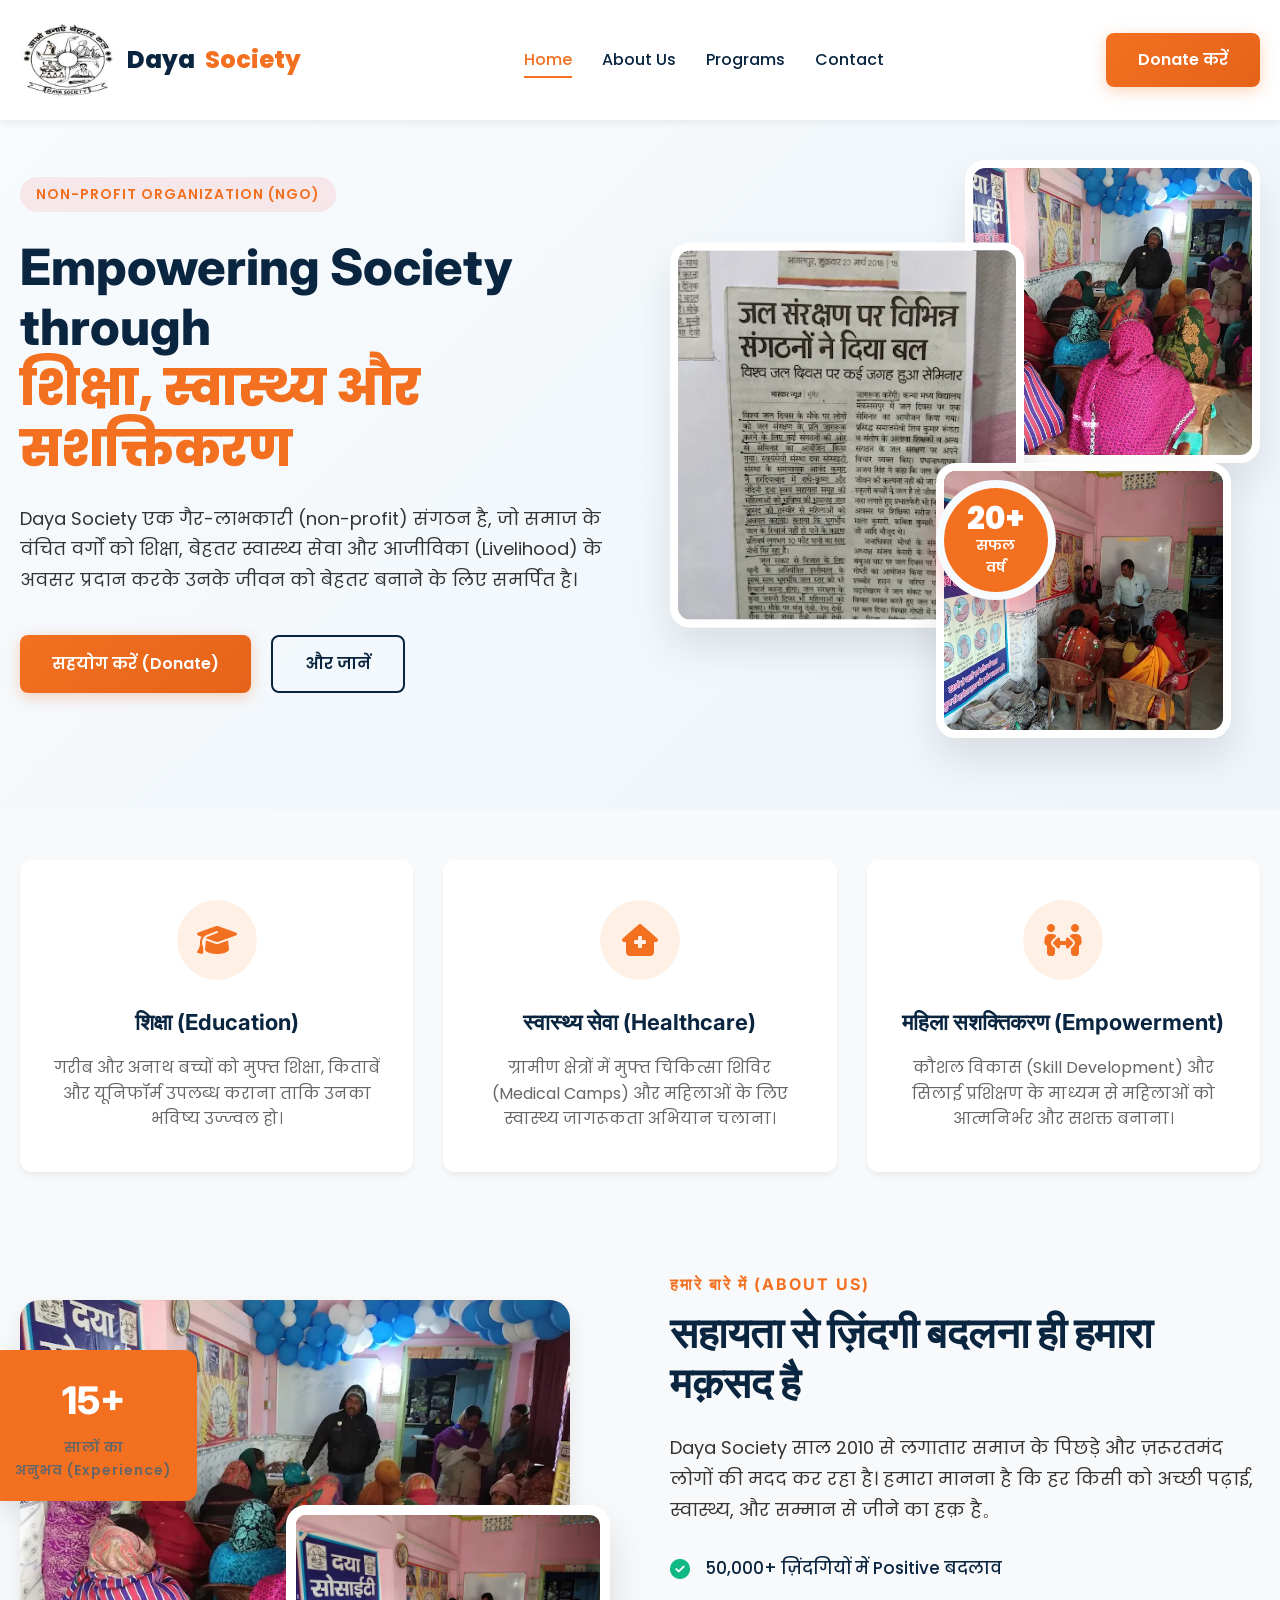
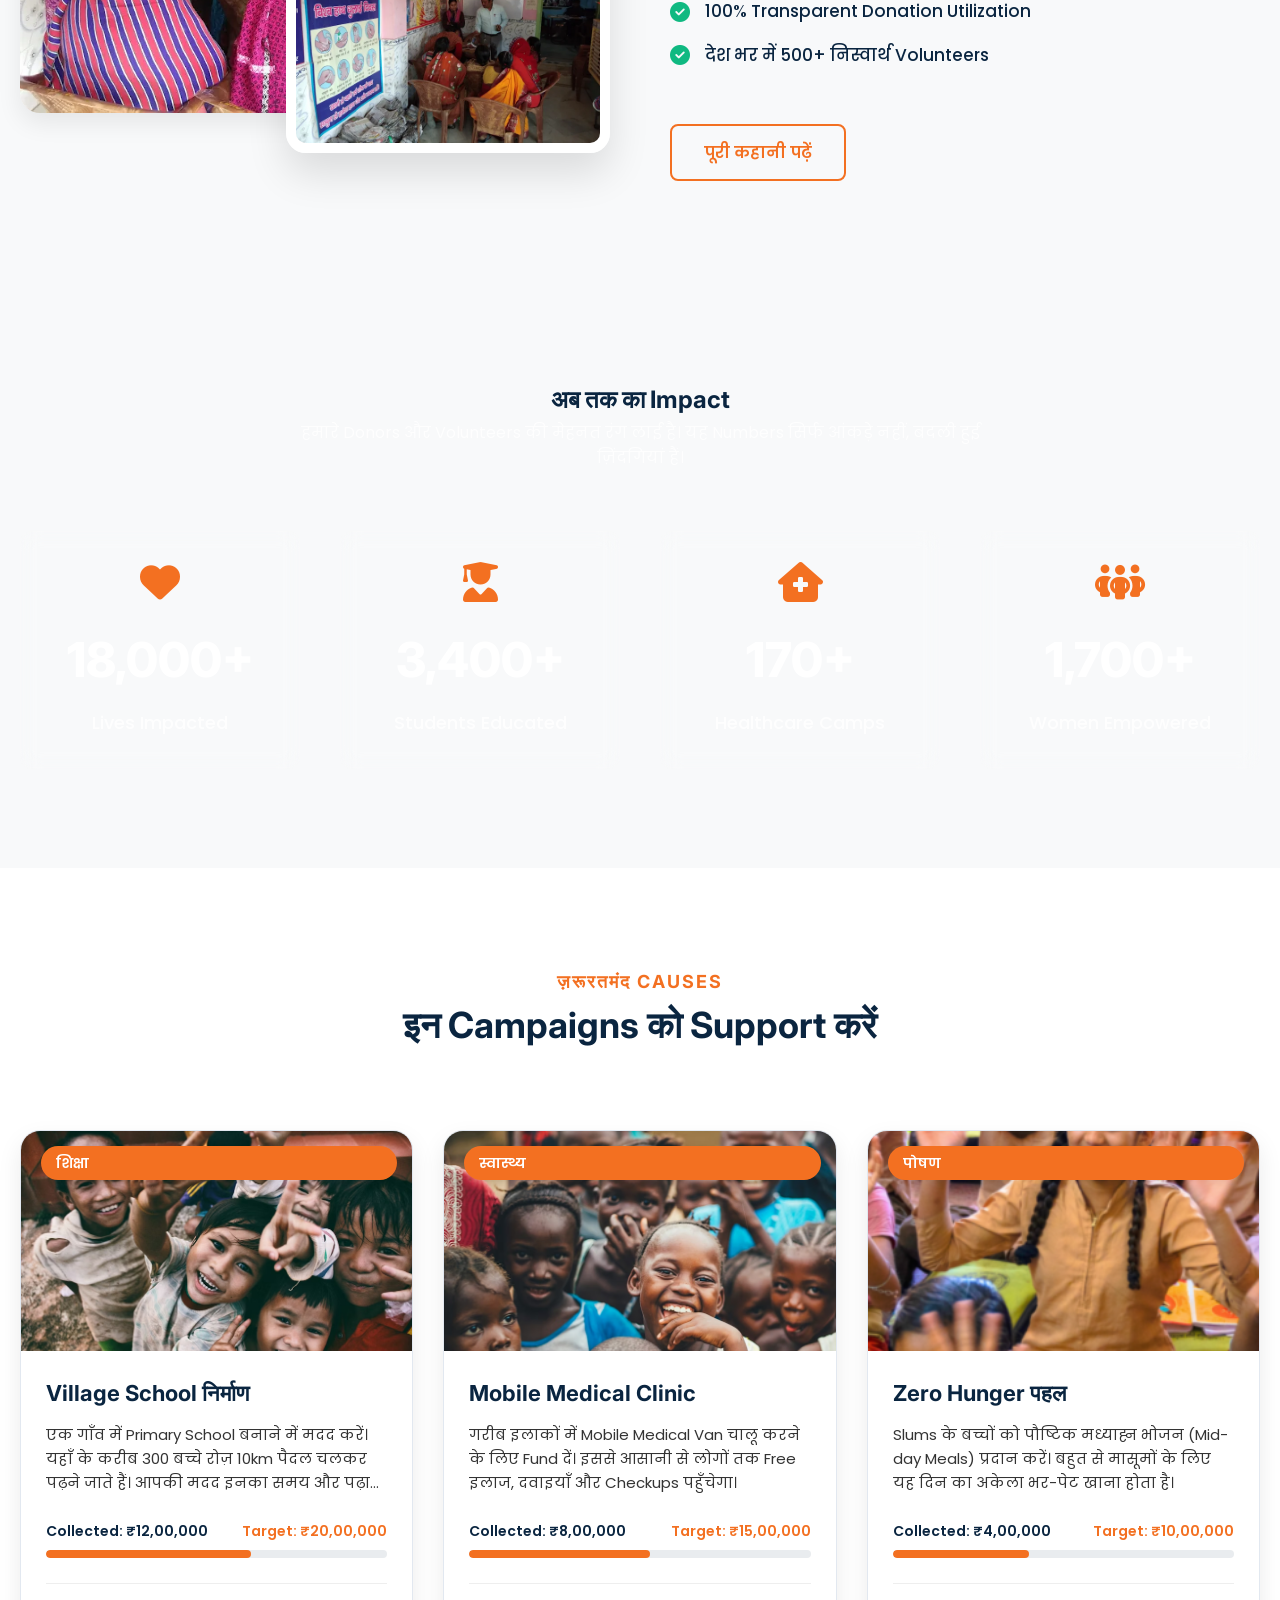
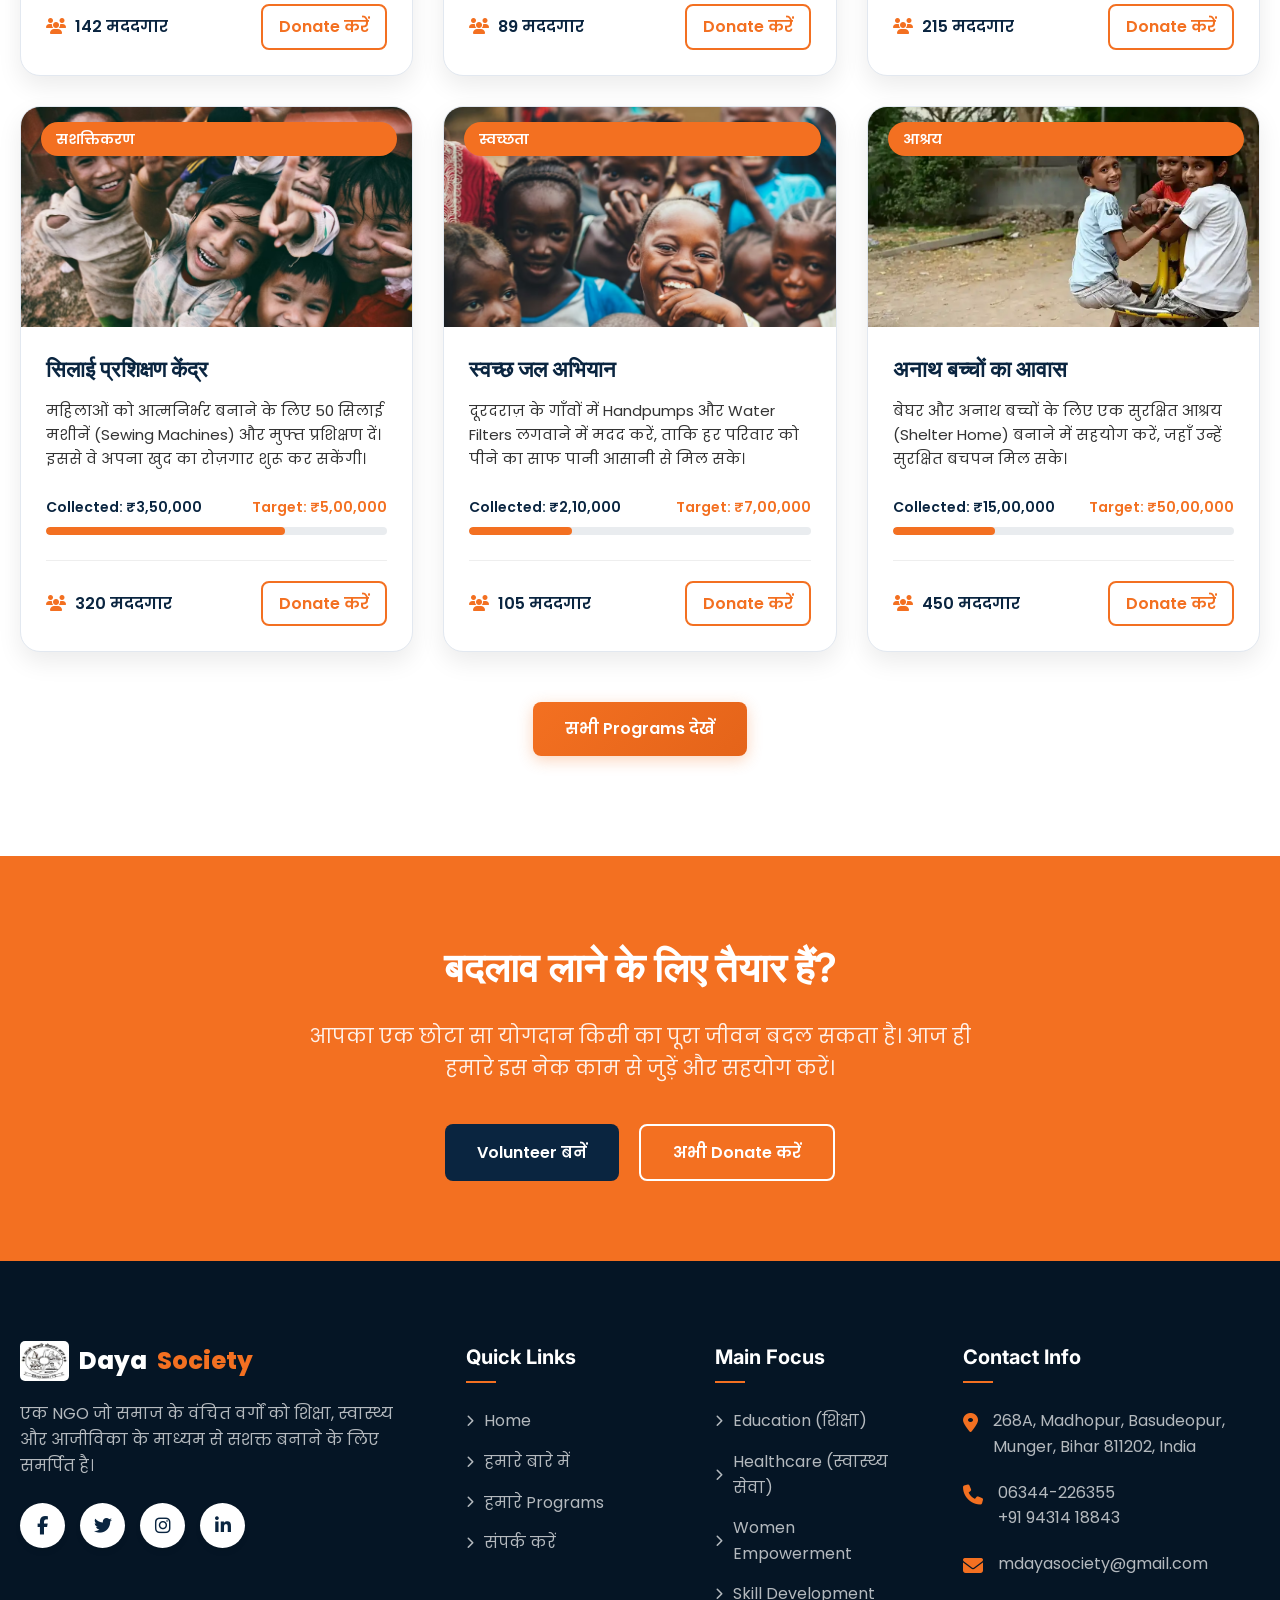
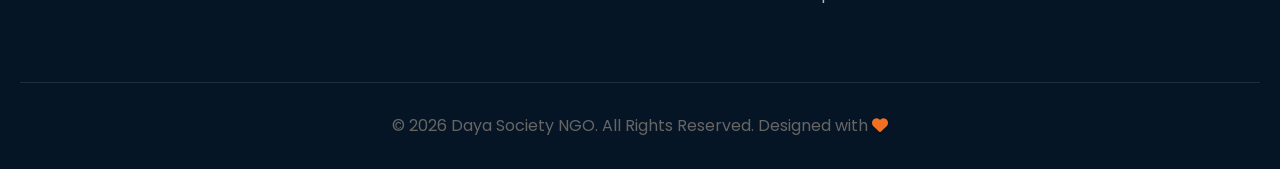
<file: index.html>
<!DOCTYPE html>
<html lang="en">

<head>
    <meta charset="UTF-8">
    <meta name="viewport" content="width=device-width, initial-scale=1.0">
    <title>Daya Society | Making a Difference Together</title>
    <!-- Font Awesome for Icons -->
    <link rel="stylesheet" href="https://cdnjs.cloudflare.com/ajax/libs/font-awesome/6.4.0/css/all.min.css">
    <!-- Custom CSS -->
    <link rel="stylesheet" href="style.css">
</head>

<body>

    <!-- NAVBAR -->
    <nav class="navbar" id="navbar" style="margin-bottom: 300px;">
        <div class="container">
            <a href="index.html" class="logo">
                <img src="images/logo.jfif" alt="Daya Society Logo" style="height: 80px; border-radius: 5px;">
                Daya<span>Society</span>
            </a>

            <div class="nav-links" id="navLinks">
                <a href="index.html" class="nav-link active">Home</a>
                <a href="about.html" class="nav-link">About Us</a>
                <a href="programs.html" class="nav-link">Programs</a>
                <a href="contact.html" class="nav-link">Contact</a>
                <div class="nav-btns d-mobile">
                    <a href="donate.html" class="btn btn-primary">Donate करें</a>
                </div>
            </div>

            <div class="nav-btns">
                <a href="donate.html" class="btn btn-primary">Donate करें</a>
            </div>

            <i class="fa-solid fa-bars mobile-menu-btn" id="menuBtn"></i>
        </div>
    </nav>

    <!-- HERO SECTION -->
    <header class="hero">
        <div class="container">
            <div class="hero-split">
                <!-- Left: Info -->
                <div class="hero-text-side">
                    <div class="hero-badge">NON-PROFIT ORGANIZATION (NGO)</div>
                    <h1>Empowering Society through<br><span>शिक्षा, स्वास्थ्य और सशक्तिकरण</span></h1>
                    <p>Daya Society एक गैर-लाभकारी (non-profit) संगठन है, जो समाज के वंचित वर्गों को शिक्षा, बेहतर
                        स्वास्थ्य सेवा और आजीविका (Livelihood) के अवसर प्रदान करके उनके जीवन को बेहतर बनाने के लिए
                        समर्पित है।</p>
                    <div class="hero-btns">
                        <a href="donate.html" class="btn btn-primary">सहयोग करें (Donate)</a>
                        <a href="about.html" class="btn btn-outline"
                            style="border-color: var(--secondary); color: var(--secondary);">और जानें</a>
                    </div>
                </div>

                <!-- Right: Gallery -->
                <div class="hero-gallery-side">
                    <div class="hero-gallery">
                        <img src="images/unnamed.webp" alt="Daya Society Activity 1" class="gallery-img img-1">
                        <img src="images/unnamed (1).webp" alt="Daya Society Activity 2" class="gallery-img img-2">
                        <img src="images/unnamed (2).webp" alt="Daya Society Activity 3" class="gallery-img img-3">
                        <div class="experience-circle">
                            <span class="exp-number">20+</span>
                            <span class="exp-text">सफल<br>वर्ष</span>
                        </div>
                    </div>
                </div>
            </div>
        </div>
    </header>

    <!-- FEATURES OVERVIEW -->
    <div class="container feature-container">
        <div class="features-grid">
            <div class="feature-card">
                <div class="feature-icon">
                    <i class="fa-solid fa-graduation-cap"></i>
                </div>
                <h3>शिक्षा (Education)</h3>
                <p>गरीब और अनाथ बच्चों को मुफ्त शिक्षा, किताबें और यूनिफॉर्म उपलब्ध कराना ताकि उनका भविष्य उज्ज्वल हो।
                </p>
            </div>
            <div class="feature-card">
                <div class="feature-icon">
                    <i class="fa-solid fa-house-medical"></i>
                </div>
                <h3>स्वास्थ्य सेवा (Healthcare)</h3>
                <p>ग्रामीण क्षेत्रों में मुफ्त चिकित्सा शिविर (Medical Camps) और महिलाओं के लिए स्वास्थ्य जागरूकता
                    अभियान चलाना।</p>
            </div>
            <div class="feature-card">
                <div class="feature-icon">
                    <i class="fa-solid fa-people-arrows"></i>
                </div>
                <h3>महिला सशक्तिकरण (Empowerment)</h3>
                <p>कौशल विकास (Skill Development) और सिलाई प्रशिक्षण के माध्यम से महिलाओं को आत्मनिर्भर और सशक्त बनाना।
                </p>
            </div>
        </div>
    </div>

    <!-- ABOUT SECTION -->
    <section class="section about-preview">
        <div class="container">
            <div class="about-split">
                <div class="about-img-wrapper">
                    <img src="images/unnamed (1).webp" alt="Volunteers helping children" class="about-img-1">
                    <img src="images/unnamed (2).webp" alt="Smiling children" class="about-img-2">
                    <div class="experience-badge">
                        <h2>15+</h2>
                        <p>सालों का<br>अनुभव (Experience)</p>
                    </div>
                </div>

                <div class="about-content">
                    <h3>हमारे बारे में (About Us)</h3>
                    <h2>सहायता से ज़िंदगी बदलना ही हमारा मक़सद है</h2>
                    <p>Daya Society साल 2010 से लगातार समाज के पिछड़े और ज़रूरतमंद लोगों की मदद कर रहा है। हमारा
                        मानना है कि हर किसी को अच्छी पढ़ाई, स्वास्थ्य, और सम्मान से जीने का हक़ है。</p>

                    <ul class="about-list">
                        <li><i class="fa-solid fa-circle-check"></i> 50,000+ ज़िंदगियों में Positive बदलाव</li>
                        <li><i class="fa-solid fa-circle-check"></i> 100% Transparent Donation Utilization</li>
                        <li><i class="fa-solid fa-circle-check"></i> देश भर में 500+ निस्वार्थ Volunteers</li>
                    </ul>

                    <a href="about.html" class="btn btn-outline" style="margin-top: 20px;">पूरी कहानी पढ़ें</a>
                </div>
            </div>
        </div>
    </section>

    <!-- IMPACT STATS -->
    <section class="impact-section">
        <div class="container">
            <div class="section-header">
                <h2>अब तक का Impact</h2>
                <p class="section-subtitle" style="color: rgba(255,255,255,0.8);">हमारे Donors और Volunteers की मेहनत
                    रंग लाई है। यह Numbers सिर्फ आंकड़े नहीं, बदली हुई ज़िंदगियां हैं।</p>
            </div>

            <div class="stats-grid">
                <div class="stat-item">
                    <i class="fa-solid fa-heart stat-icon"></i>
                    <div class="stat-number" id="count1">50000</div>
                    <div class="stat-text">Lives Impacted</div>
                </div>
                <div class="stat-item">
                    <i class="fa-solid fa-user-graduate stat-icon"></i>
                    <div class="stat-number" id="count2">10000</div>
                    <div class="stat-text">Students Educated</div>
                </div>
                <div class="stat-item">
                    <i class="fa-solid fa-house-medical stat-icon"></i>
                    <div class="stat-number" id="count3">500</div>
                    <div class="stat-text">Healthcare Camps</div>
                </div>
                <div class="stat-item">
                    <i class="fa-solid fa-people-group stat-icon"></i>
                    <div class="stat-number" id="count4">5000</div>
                    <div class="stat-text">Women Empowered</div>
                </div>
            </div>
        </div>
    </section>

    <!-- FEATURED CAUSES -->
    <section class="section causes-bg">
        <div class="container">
            <div class="section-header">
                <h3 style="color: var(--primary); font-size: 18px; text-transform: uppercase; letter-spacing: 2px;">
                    ज़रूरतमंद Causes</h3>
                <h2 class="section-title">इन Campaigns को Support करें</h2>
            </div>

            <div class="causes-grid">
                <!-- Cause 1 -->
                <div class="cause-card">
                    <div class="cause-img-wrapper">
                        <span class="cause-category">शिक्षा</span>
                        <img src="images/support1.avif" alt="Education Program" class="cause-img">
                    </div>
                    <div class="cause-content">
                        <h3>Village School निर्माण</h3>
                        <p>एक गाँव में Primary School बनाने में मदद करें। यहाँ के करीब 300 बच्चे रोज़ 10km पैदल चलकर
                            पढ़ने जाते हैं। आपकी मदद इनका समय और पढ़ाई दोनों बचायेगी।</p>
                        <div class="progress-bar-wrap">
                            <div class="progress-labels">
                                <span>Collected: ₹12,00,000</span>
                                <span>Target: ₹20,00,000</span>
                            </div>
                            <div class="progress">
                                <div class="progress-fill" style="width: 60%;"></div>
                            </div>
                        </div>
                        <div class="cause-footer">
                            <span style="font-weight: 600; color: var(--secondary);"><i class="fa-solid fa-users"
                                    style="color: var(--primary); margin-right: 5px;"></i> 142 मददगार</span>
                            <a href="donate.html" class="btn btn-outline" style="padding: 8px 16px;">Donate करें</a>
                        </div>
                    </div>
                </div>

                <!-- Cause 2 -->
                <div class="cause-card">
                    <div class="cause-img-wrapper">
                        <span class="cause-category">स्वास्थ्य</span>
                        <img src="images/support2.avif" alt="Medical Program" class="cause-img">
                    </div>
                    <div class="cause-content">
                        <h3>Mobile Medical Clinic</h3>
                        <p>गरीब इलाकों में Mobile Medical Van चालू करने के लिए Fund दें। इससे आसानी से लोगों तक Free
                            इलाज, दवाइयाँ और Checkups पहुँचेगा।</p>
                        <div class="progress-bar-wrap">
                            <div class="progress-labels">
                                <span>Collected: ₹8,00,000</span>
                                <span>Target: ₹15,00,000</span>
                            </div>
                            <div class="progress">
                                <div class="progress-fill" style="width: 53%;"></div>
                            </div>
                        </div>
                        <div class="cause-footer">
                            <span style="font-weight: 600; color: var(--secondary);"><i class="fa-solid fa-users"
                                    style="color: var(--primary); margin-right: 5px;"></i> 89 मददगार</span>
                            <a href="donate.html" class="btn btn-outline" style="padding: 8px 16px;">Donate करें</a>
                        </div>
                    </div>
                </div>

                <!-- Cause 3 -->
                <div class="cause-card">
                    <div class="cause-img-wrapper">
                        <span class="cause-category">पोषण</span>
                        <img src="images/bal-raksha-thumbnail-9.png" alt="Food Program" class="cause-img">
                    </div>
                    <div class="cause-content">
                        <h3>Zero Hunger पहल</h3>
                        <p>Slums के बच्चों को पौष्टिक मध्याह्न भोजन (Mid-day Meals) प्रदान करें। बहुत से मासूमों के लिए
                            यह दिन का अकेला भर-पेट खाना होता है।</p>
                        <div class="progress-bar-wrap">
                            <div class="progress-labels">
                                <span>Collected: ₹4,00,000</span>
                                <span>Target: ₹10,00,000</span>
                            </div>
                            <div class="progress">
                                <div class="progress-fill" style="width: 40%;"></div>
                            </div>
                        </div>
                        <div class="cause-footer">
                            <span style="font-weight: 600; color: var(--secondary);"><i class="fa-solid fa-users"
                                    style="color: var(--primary); margin-right: 5px;"></i> 215 मददगार</span>
                            <a href="donate.html" class="btn btn-outline" style="padding: 8px 16px;">Donate करें</a>
                        </div>
                    </div>
                </div>

                <!-- Cause 4 -->
                <div class="cause-card">
                    <div class="cause-img-wrapper">
                        <span class="cause-category">सशक्तिकरण</span>
                        <img src="images/support1.avif" alt="Women Empowerment" class="cause-img">
                    </div>
                    <div class="cause-content">
                        <h3>सिलाई प्रशिक्षण केंद्र</h3>
                        <p>महिलाओं को आत्मनिर्भर बनाने के लिए 50 सिलाई मशीनें (Sewing Machines) और मुफ्त प्रशिक्षण दें।
                            इससे वे अपना खुद का रोज़गार शुरू कर सकेंगी।</p>
                        <div class="progress-bar-wrap">
                            <div class="progress-labels">
                                <span>Collected: ₹3,50,000</span>
                                <span>Target: ₹5,00,000</span>
                            </div>
                            <div class="progress">
                                <div class="progress-fill" style="width: 70%;"></div>
                            </div>
                        </div>
                        <div class="cause-footer">
                            <span style="font-weight: 600; color: var(--secondary);"><i class="fa-solid fa-users"
                                    style="color: var(--primary); margin-right: 5px;"></i> 320 मददगार</span>
                            <a href="donate.html" class="btn btn-outline" style="padding: 8px 16px;">Donate करें</a>
                        </div>
                    </div>
                </div>

                <!-- Cause 5 -->
                <div class="cause-card">
                    <div class="cause-img-wrapper">
                        <span class="cause-category">स्वच्छता</span>
                        <img src="images/support2.avif" alt="Clean Water" class="cause-img">
                    </div>
                    <div class="cause-content">
                        <h3>स्वच्छ जल अभियान</h3>
                        <p>दूरदराज़ के गाँवों में Handpumps और Water Filters लगवाने में मदद करें, ताकि हर परिवार को पीने
                            का साफ पानी आसानी से मिल सके।</p>
                        <div class="progress-bar-wrap">
                            <div class="progress-labels">
                                <span>Collected: ₹2,10,000</span>
                                <span>Target: ₹7,00,000</span>
                            </div>
                            <div class="progress">
                                <div class="progress-fill" style="width: 30%;"></div>
                            </div>
                        </div>
                        <div class="cause-footer">
                            <span style="font-weight: 600; color: var(--secondary);"><i class="fa-solid fa-users"
                                    style="color: var(--primary); margin-right: 5px;"></i> 105 मददगार</span>
                            <a href="donate.html" class="btn btn-outline" style="padding: 8px 16px;">Donate करें</a>
                        </div>
                    </div>
                </div>

                <!-- Cause 6 -->
                <div class="cause-card">
                    <div class="cause-img-wrapper">
                        <span class="cause-category">आश्रय</span>
                        <img src="images/donate.webp" alt="Orphanage Support" class="cause-img">
                    </div>
                    <div class="cause-content">
                        <h3>अनाथ बच्चों का आवास</h3>
                        <p>बेघर और अनाथ बच्चों के लिए एक सुरक्षित आश्रय (Shelter Home) बनाने में सहयोग करें, जहाँ उन्हें
                            सुरक्षित बचपन मिल सके।</p>
                        <div class="progress-bar-wrap">
                            <div class="progress-labels">
                                <span>Collected: ₹15,00,000</span>
                                <span>Target: ₹50,00,000</span>
                            </div>
                            <div class="progress">
                                <div class="progress-fill" style="width: 30%;"></div>
                            </div>
                        </div>
                        <div class="cause-footer">
                            <span style="font-weight: 600; color: var(--secondary);"><i class="fa-solid fa-users"
                                    style="color: var(--primary); margin-right: 5px;"></i> 450 मददगार</span>
                            <a href="donate.html" class="btn btn-outline" style="padding: 8px 16px;">Donate करें</a>
                        </div>
                    </div>
                </div>
            </div>

            <div style="text-align: center; margin-top: 50px;">
                <a href="programs.html" class="btn btn-primary">सभी Programs देखें</a>
            </div>
        </div>
    </section>

    <!-- CTA BANNER -->
    <section class="cta-section">
        <div class="container">
            <h2>बदलाव लाने के लिए तैयार हैं?</h2>
            <p>आपका एक छोटा सा योगदान किसी का पूरा जीवन बदल सकता है। आज ही हमारे इस नेक काम से जुड़ें और सहयोग करें।</p>
            <div class="cta-btns" style="display: flex; gap: 20px; justify-content: center; flex-wrap: wrap;">
                <a href="donate.html" class="btn btn-secondary">Volunteer बनें</a>
                <a href="donate.html" class="btn btn-outline">अभी Donate करें</a>
            </div>
        </div>
    </section>

    <!-- FOOTER -->
    <footer class="footer">
        <div class="container">
            <div class="footer-grid">
                <div class="footer-brand">
                    <a href="index.html" class="logo">
                        <img src="images/logo.jfif" alt="Daya Society Logo" style="height: 40px; border-radius: 5px;">
                        Daya<span>Society</span>
                    </a>
                    <p>एक NGO जो समाज के वंचित वर्गों को शिक्षा, स्वास्थ्य और आजीविका के माध्यम से सशक्त बनाने के लिए
                        समर्पित है।</p>
                    <div class="social-links">
                        <a href="#" class="social-link"><i class="fa-brands fa-facebook-f"></i></a>
                        <a href="#" class="social-link"><i class="fa-brands fa-twitter"></i></a>
                        <a href="#" class="social-link"><i class="fa-brands fa-instagram"></i></a>
                        <a href="#" class="social-link"><i class="fa-brands fa-linkedin-in"></i></a>
                    </div>
                </div>

                <div class="footer-widget">
                    <h4 class="footer-title">Quick Links</h4>
                    <ul class="footer-links">
                        <li><a href="index.html"><i class="fa-solid fa-chevron-right"></i> Home</a></li>
                        <li><a href="about.html"><i class="fa-solid fa-chevron-right"></i> हमारे बारे में</a></li>
                        <li><a href="programs.html"><i class="fa-solid fa-chevron-right"></i> हमारे Programs</a></li>
                        <li><a href="contact.html"><i class="fa-solid fa-chevron-right"></i> संपर्क करें</a></li>
                    </ul>
                </div>

                <div class="footer-widget">
                    <h4 class="footer-title">Main Focus</h4>
                    <ul class="footer-links">
                        <li><a href="#"><i class="fa-solid fa-chevron-right"></i> Education (शिक्षा)</a></li>
                        <li><a href="#"><i class="fa-solid fa-chevron-right"></i> Healthcare (स्वास्थ्य सेवा)</a></li>
                        <li><a href="#"><i class="fa-solid fa-chevron-right"></i> Women Empowerment</a></li>
                        <li><a href="#"><i class="fa-solid fa-chevron-right"></i> Skill Development</a></li>
                    </ul>
                </div>

                <div class="footer-widget">
                    <h4 class="footer-title">Contact Info</h4>
                    <ul class="footer-contact footer-links">
                        <li>
                            <i class="fa-solid fa-location-dot"></i>
                            <span>268A, Madhopur, Basudeopur, Munger, Bihar 811202, India</span>
                        </li>
                        <li>
                            <i class="fa-solid fa-phone"></i>
                            <span>06344-226355<br>+91 94314 18843</span>
                        </li>
                        <li>
                            <i class="fa-solid fa-envelope"></i>
                            <span>mdayasociety@gmail.com</span>
                        </li>
                    </ul>
                </div>
            </div>

            <div class="footer-bottom">
                <p>&copy; 2026 Daya Society NGO. All Rights Reserved. Designed with <i class="fa-solid fa-heart"
                        style="color: var(--primary);"></i></p>
            </div>
        </div>
    </footer>

    <!-- SCRIPTS -->
    <script>
        // Navbar scroll effect
        window.addEventListener('scroll', () => {
            const navbar = document.getElementById('navbar');
            if (window.scrollY > 50) {
                navbar.style.padding = '15px 0';
                navbar.style.boxShadow = '0 5px 20px rgba(0,0,0,0.1)';
            } else {
                navbar.style.padding = '20px 0';
                navbar.style.boxShadow = '0 4px 6px rgba(0,0,0,0.05)';
            }
        });

        // Mobile menu toggle
        const menuBtn = document.getElementById('menuBtn');
        const navLinks = document.getElementById('navLinks');

        menuBtn.addEventListener('click', () => {
            navLinks.classList.toggle('active');
            if (navLinks.classList.contains('active')) {
                menuBtn.classList.remove('fa-bars');
                menuBtn.classList.add('fa-xmark');
            } else {
                menuBtn.classList.remove('fa-xmark');
                menuBtn.classList.add('fa-bars');
            }
        });

        // Counter Animation for Impact Stats
        const counters = [
            { id: 'count1', target: 50000, suffix: '+' },
            { id: 'count2', target: 10000, suffix: '+' },
            { id: 'count3', target: 500, suffix: '+' },
            { id: 'count4', target: 5000, suffix: '+' }
        ];

        let started = false;

        function startCounters() {
            if (started) return;
            started = true;

            counters.forEach(counter => {
                const element = document.getElementById(counter.id);
                const target = counter.target;
                const duration = 2000; // ms
                const steps = 50;
                const stepValue = target / steps;
                let current = 0;

                const timer = setInterval(() => {
                    current += stepValue;
                    if (current >= target) {
                        element.innerText = target.toLocaleString() + counter.suffix;
                        clearInterval(timer);
                    } else {
                        element.innerText = Math.floor(current).toLocaleString() + counter.suffix;
                    }
                }, duration / steps);
            });
        }

        // Use Intersection Observer to trigger counter when visible
        const observer = new IntersectionObserver((entries) => {
            if (entries[0].isIntersecting) {
                startCounters();
            }
        });

        const impactSection = document.querySelector('.impact-section');
        if (impactSection) {
            observer.observe(impactSection);
        }

    </script>
</body>

</html>
</file>
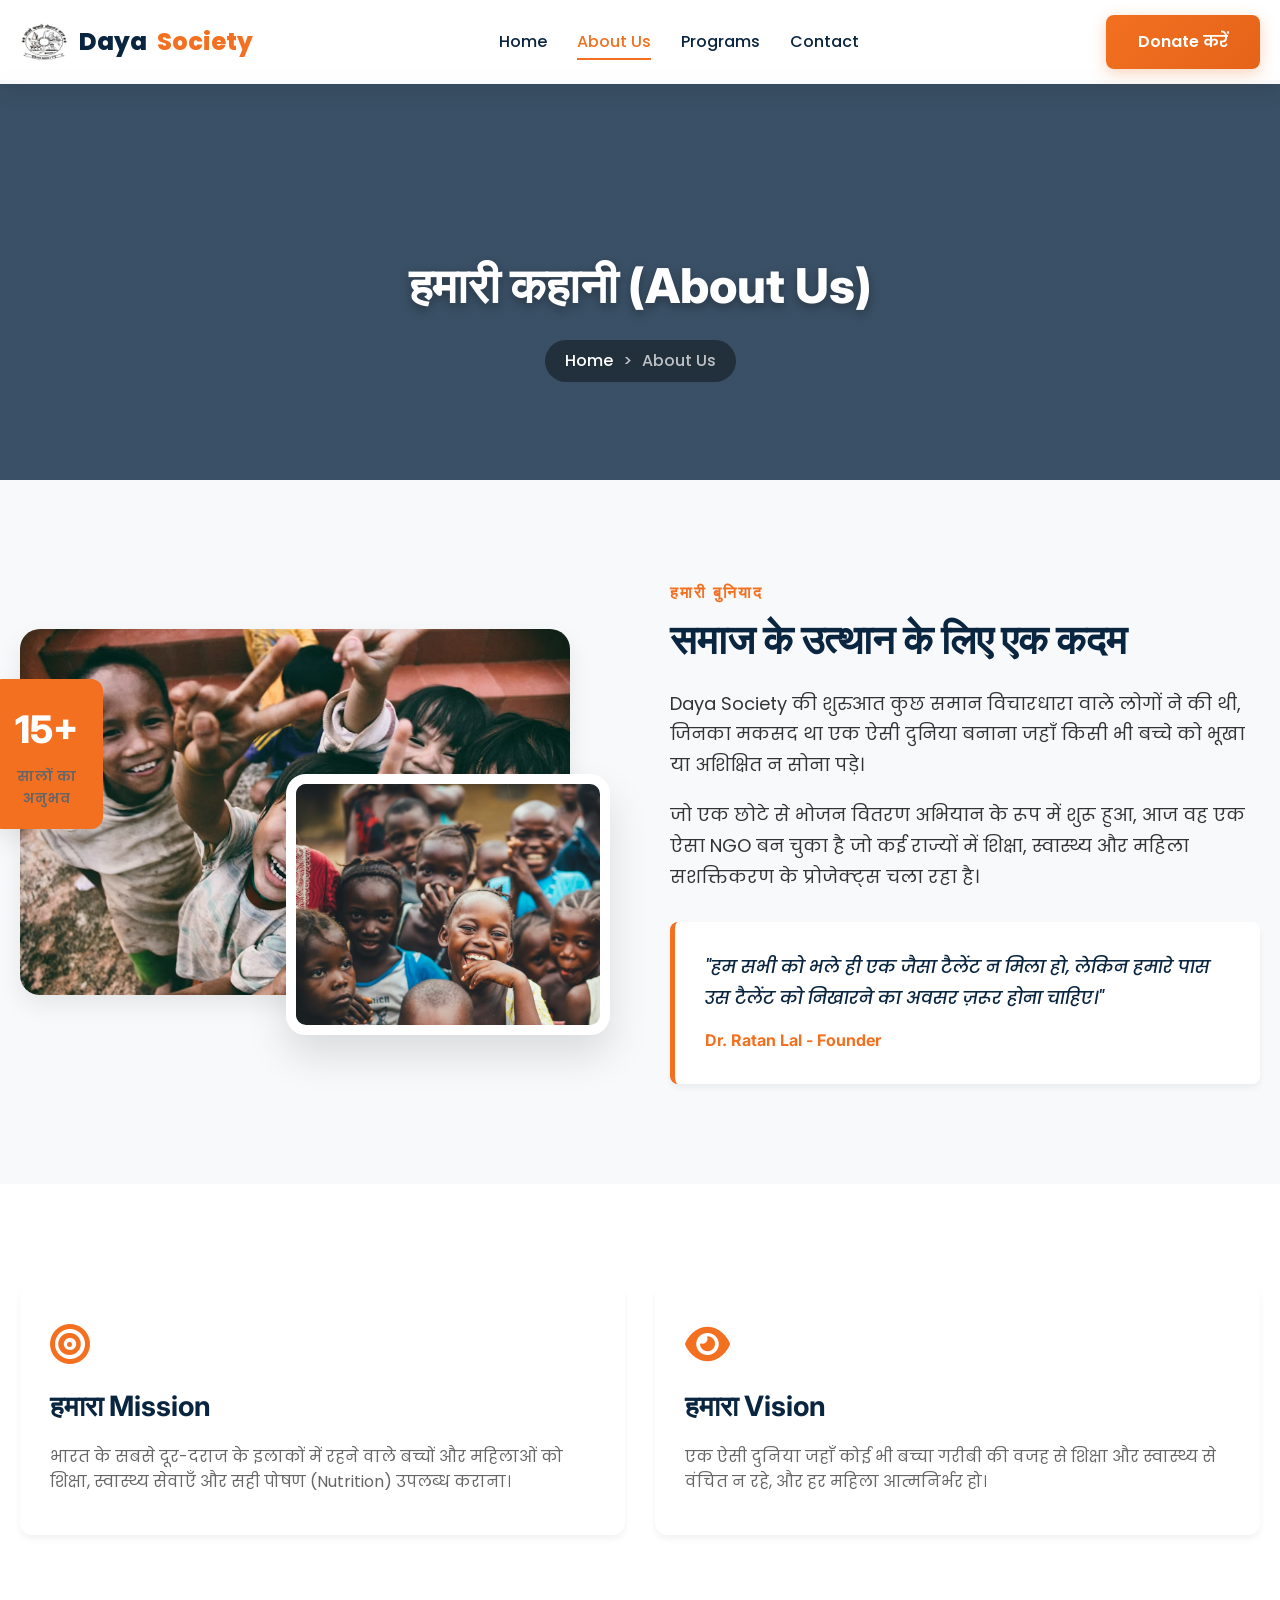
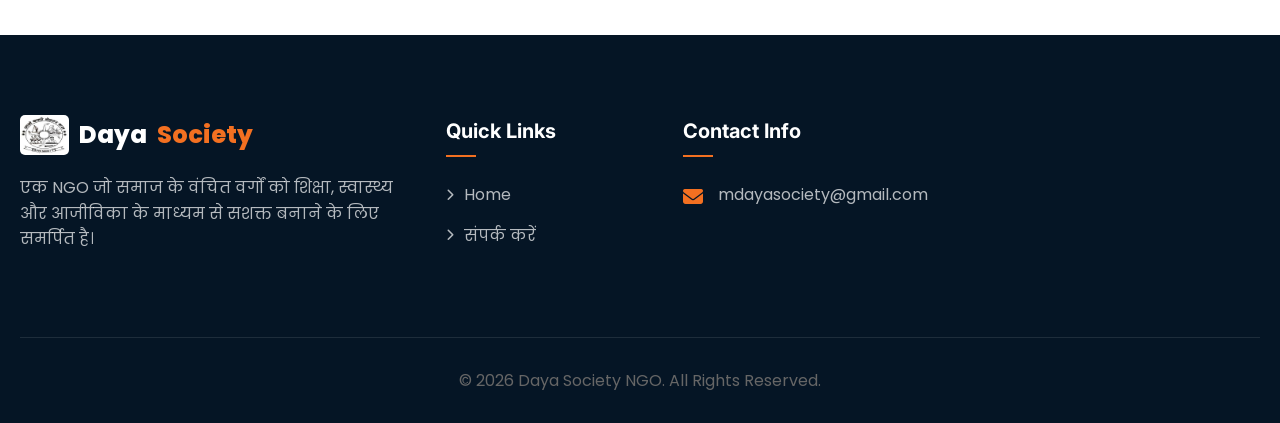
<file: about.html>
<!DOCTYPE html>
<html lang="en">
<head>
    <meta charset="UTF-8">
    <meta name="viewport" content="width=device-width, initial-scale=1.0">
    <title>About Us | Daya Society</title>
    <!-- Font Awesome for Icons -->
    <link rel="stylesheet" href="https://cdnjs.cloudflare.com/ajax/libs/font-awesome/6.4.0/css/all.min.css">
    <!-- Custom CSS -->
    <link rel="stylesheet" href="style.css">
</head>
<body>

    <!-- NAVBAR -->
    <nav class="navbar" id="navbar" style="padding: 15px 0; box-shadow: 0 5px 20px rgba(0,0,0,0.1);">
        <div class="container">
            <a href="index.html" class="logo">
                <img src="images/logo.jfif" alt="Daya Society Logo" style="height: 40px; border-radius: 5px;">
                Daya<span>Society</span>
            </a>
            
            <div class="nav-links" id="navLinks">
                <a href="index.html" class="nav-link">Home</a>
                <a href="about.html" class="nav-link active">About Us</a>
                <a href="programs.html" class="nav-link">Programs</a>
                <a href="contact.html" class="nav-link">Contact</a>
                <div class="nav-btns d-mobile">
                    <a href="donate.html" class="btn btn-primary">Donate करें</a>
                </div>
            </div>
            
            <div class="nav-btns">
                <a href="donate.html" class="btn btn-primary">Donate करें</a>
            </div>
            
            <i class="fa-solid fa-bars mobile-menu-btn" id="menuBtn"></i>
        </div>
    </nav>

    <!-- PAGE HEADER -->
    <header class="page-header" style="background-image: linear-gradient(rgba(10, 37, 64, 0.8), rgba(10, 37, 64, 0.8)), url('https://images.unsplash.com/photo-1488521787991-ed7bbaae773c?q=80&w=2070&auto=format&fit=crop');">
        <div class="container">
            <h1>हमारी कहानी (About Us)</h1>
            <div class="breadcrumb">
                <a href="index.html">Home</a> 
                <span>&gt;</span> 
                <span>About Us</span>
            </div>
        </div>
    </header>

    <!-- ABOUT SECTION -->
    <section class="section">
        <div class="container">
            <div class="about-split">
                <div class="about-img-wrapper">
                    <img src="images/support1.avif" alt="Founder with children" class="about-img-1">
                    <img src="images/support2.avif" alt="Smiling children" class="about-img-2">
                    <div class="experience-badge">
                        <h2>15+</h2>
                        <p>सालों का<br>अनुभव</p>
                    </div>
                </div>

                <div class="about-content">
                    <h3 style="color: var(--primary); font-size: 16px; text-transform: uppercase; letter-spacing: 2px; margin-bottom: 10px;">हमारी बुनियाद</h3>
                    <h2 style="font-size: 40px; margin-bottom: 25px; color: var(--secondary); line-height: 1.2;">समाज के उत्थान के लिए एक कदम</h2>
                    <p style="margin-bottom: 20px; font-size: 18px; color: var(--text-light); line-height: 1.7;">Daya Society की शुरुआत कुछ समान विचारधारा वाले लोगों ने की थी, जिनका मकसद था एक ऐसी दुनिया बनाना जहाँ किसी भी बच्चे को भूखा या अशिक्षित न सोना पड़े।</p>
                    <p style="margin-bottom: 30px; font-size: 18px; color: var(--text-light); line-height: 1.7;">जो एक छोटे से भोजन वितरण अभियान के रूप में शुरू हुआ, आज वह एक ऐसा NGO बन चुका है जो कई राज्यों में शिक्षा, स्वास्थ्य और महिला सशक्तिकरण के प्रोजेक्ट्स चला रहा है।</p>
                    
                    <div style="background: var(--bg-white); padding: 30px; border-left: 5px solid var(--primary); box-shadow: var(--shadow-sm); border-radius: var(--radius-sm);">
                        <p style="font-size: 18px; font-style: italic; font-weight: 500; color: var(--secondary); margin-bottom: 15px;">"हम सभी को भले ही एक जैसा टैलेंट न मिला हो, लेकिन हमारे पास उस टैलेंट को निखारने का अवसर ज़रूर होना चाहिए।"</p>
                        <h5 style="color: var(--primary); font-size: 16px;">Dr. Ratan Lal - Founder</h5>
                    </div>
                </div>
            </div>
        </div>
    </section>

    <!-- MISSION/VISION SECTION -->
    <section class="section causes-bg">
        <div class="container">
            <div class="features-grid" style="margin-top: 0;">
                <div class="feature-card" style="text-align: left;">
                    <i class="fa-solid fa-bullseye" style="font-size: 40px; color: var(--primary); margin-bottom: 20px;"></i>
                    <h3 style="font-size: 28px;">हमारा Mission</h3>
                    <p>भारत के सबसे दूर-दराज के इलाकों में रहने वाले बच्चों और महिलाओं को शिक्षा, स्वास्थ्य सेवाएँ और सही पोषण (Nutrition) उपलब्ध कराना।</p>
                </div>
                <div class="feature-card" style="text-align: left;">
                    <i class="fa-solid fa-eye" style="font-size: 40px; color: var(--primary); margin-bottom: 20px;"></i>
                    <h3 style="font-size: 28px;">हमारा Vision</h3>
                    <p>एक ऐसी दुनिया जहाँ कोई भी बच्चा गरीबी की वजह से शिक्षा और स्वास्थ्य से वंचित न रहे, और हर महिला आत्मनिर्भर हो।</p>
                </div>
            </div>
        </div>
    </section>

    <!-- FOOTER (Simplified template) -->
    <footer class="footer">
        <div class="container">
            <div class="footer-grid">
                <div class="footer-brand">
                    <a href="index.html" class="logo">
                        <img src="images/logo.jfif" alt="Daya Society Logo" style="height: 40px; border-radius: 5px;">
                        Daya<span>Society</span>
                    </a>
                    <p>एक NGO जो समाज के वंचित वर्गों को शिक्षा, स्वास्थ्य और आजीविका के माध्यम से सशक्त बनाने के लिए समर्पित है।</p>
                </div>
                
                <div class="footer-widget">
                    <h4 class="footer-title">Quick Links</h4>
                    <ul class="footer-links">
                        <li><a href="index.html"><i class="fa-solid fa-chevron-right"></i> Home</a></li>
                        <li><a href="contact.html"><i class="fa-solid fa-chevron-right"></i> संपर्क करें</a></li>
                    </ul>
                </div>
                
                <div class="footer-widget">
                    <h4 class="footer-title">Contact Info</h4>
                    <ul class="footer-contact footer-links">
                        <li><i class="fa-solid fa-envelope"></i><span>mdayasociety@gmail.com</span></li>
                    </ul>
                </div>
            </div>
            
            <div class="footer-bottom">
                <p>&copy; 2026 Daya Society NGO. All Rights Reserved.</p>
            </div>
        </div>
    </footer>

    <script>
        // Mobile menu toggle
        const menuBtn = document.getElementById('menuBtn');
        const navLinks = document.getElementById('navLinks');
        
        menuBtn.addEventListener('click', () => {
            navLinks.classList.toggle('active');
            if(navLinks.classList.contains('active')) {
                menuBtn.classList.remove('fa-bars');
                menuBtn.classList.add('fa-xmark');
            } else {
                menuBtn.classList.remove('fa-xmark');
                menuBtn.classList.add('fa-bars');
            }
        });
    </script>
</body>
</html>
</file>
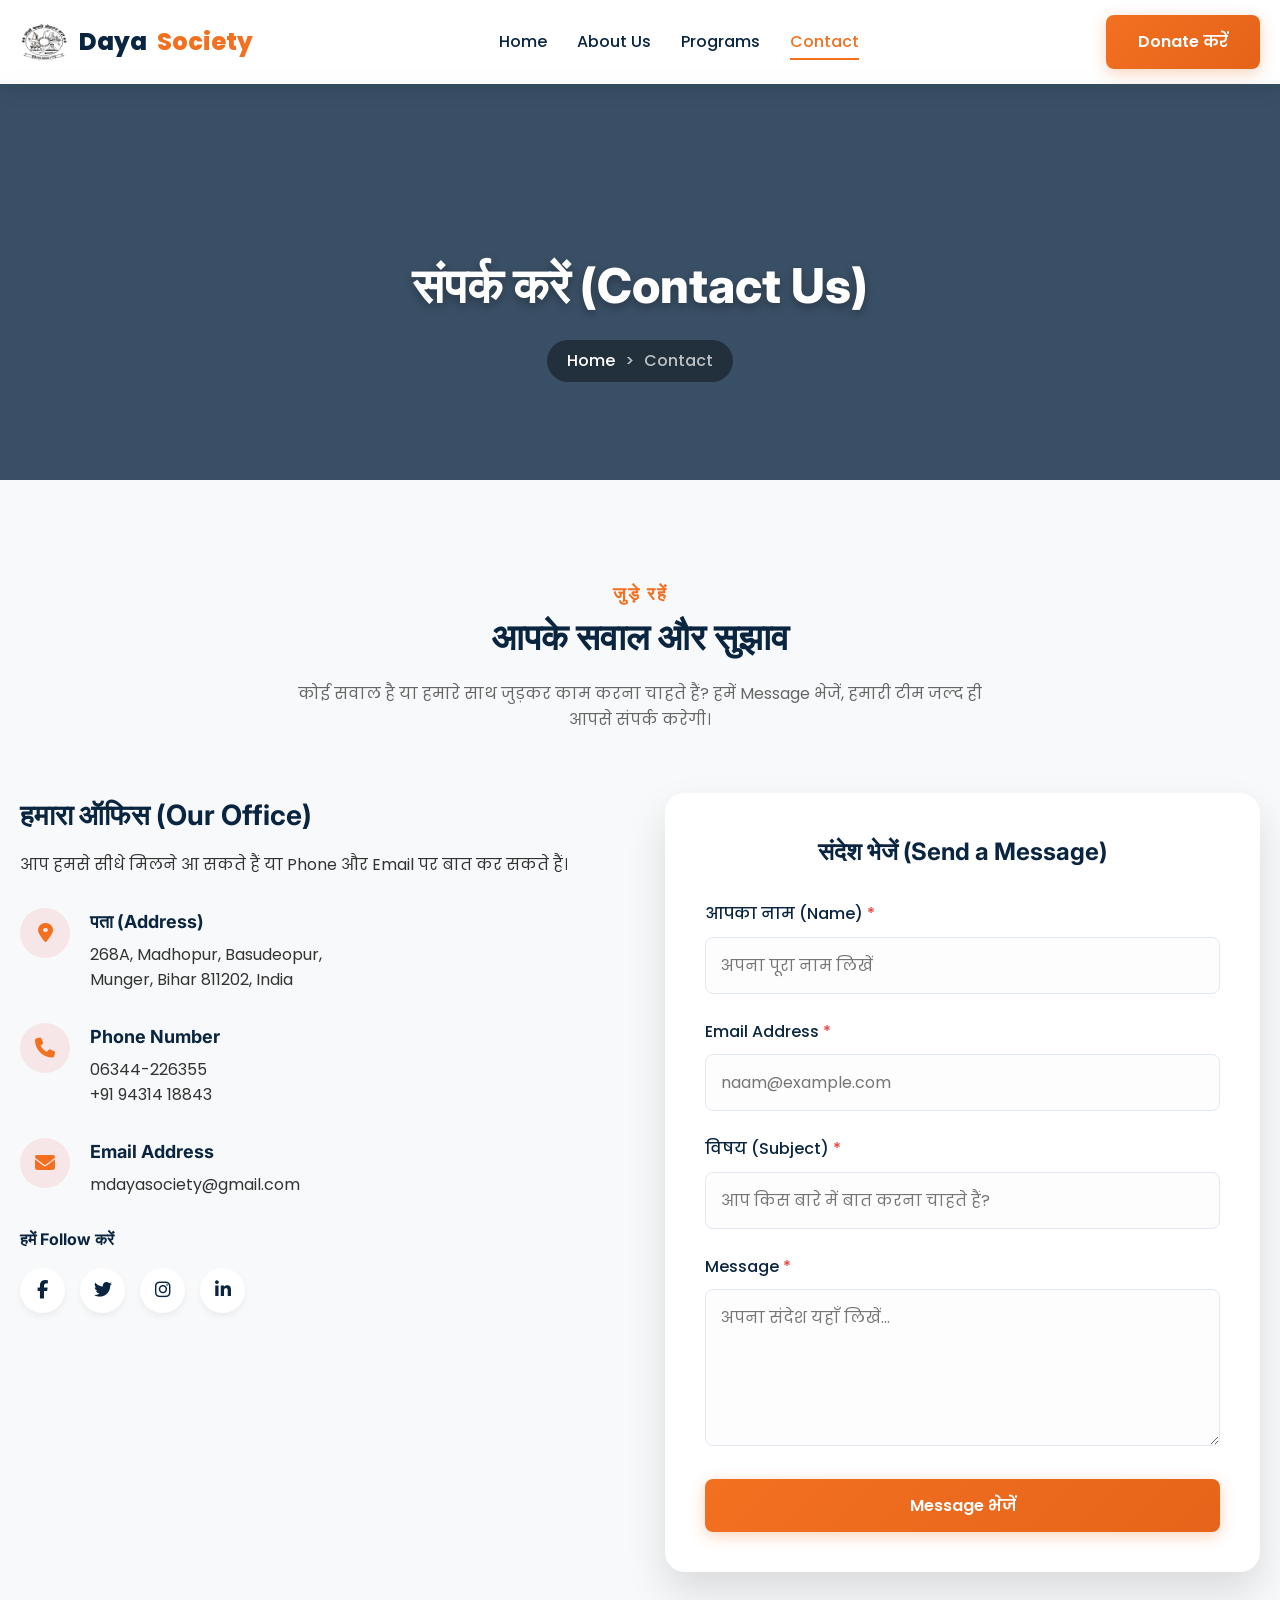
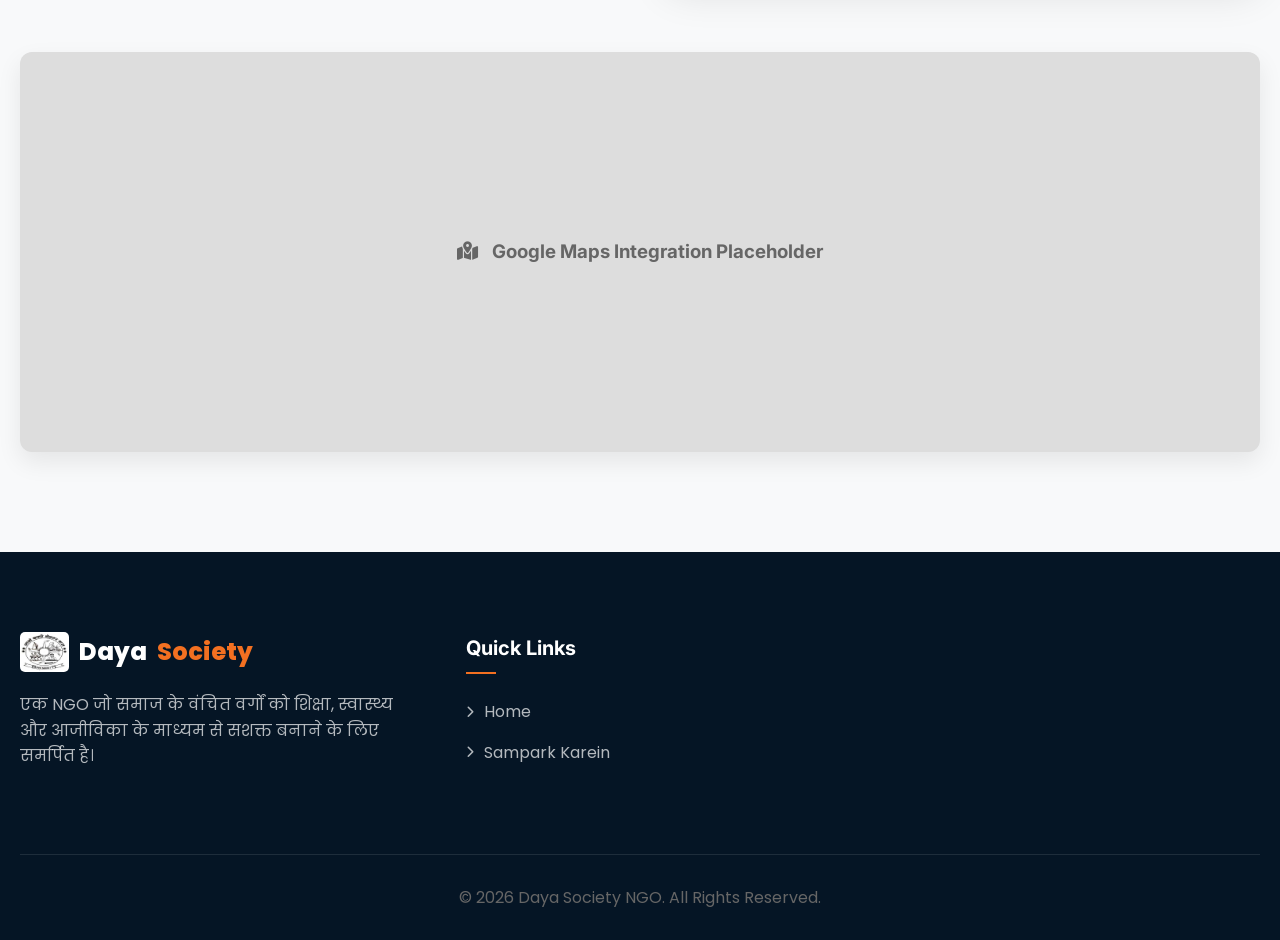
<file: contact.html>
<!DOCTYPE html>
<html lang="en">
<head>
    <meta charset="UTF-8">
    <meta name="viewport" content="width=device-width, initial-scale=1.0">
    <title>Contact Us | Daya Society</title>
    <!-- Font Awesome for Icons -->
    <link rel="stylesheet" href="https://cdnjs.cloudflare.com/ajax/libs/font-awesome/6.4.0/css/all.min.css">
    <!-- Custom CSS -->
    <link rel="stylesheet" href="style.css">
</head>
<body>

    <!-- NAVBAR -->
    <nav class="navbar" id="navbar" style="padding: 15px 0; box-shadow: 0 5px 20px rgba(0,0,0,0.1);">
        <div class="container">
            <a href="index.html" class="logo">
                <img src="images/logo.jfif" alt="Daya Society Logo" style="height: 40px; border-radius: 5px;">
                Daya<span>Society</span>
            </a>
            
            <div class="nav-links" id="navLinks">
                <a href="index.html" class="nav-link">Home</a>
                <a href="about.html" class="nav-link">About Us</a>
                <a href="programs.html" class="nav-link">Programs</a>
                <a href="contact.html" class="nav-link active">Contact</a>
                <div class="nav-btns d-mobile">
                    <a href="donate.html" class="btn btn-primary">Donate करें</a>
                </div>
            </div>
            
            <div class="nav-btns">
                <a href="donate.html" class="btn btn-primary">Donate करें</a>
            </div>
            
            <i class="fa-solid fa-bars mobile-menu-btn" id="menuBtn"></i>
        </div>
    </nav>

    <!-- PAGE HEADER -->
    <header class="page-header" style="background-image: linear-gradient(rgba(10, 37, 64, 0.8), rgba(10, 37, 64, 0.8)), url('https://images.unsplash.com/photo-1596524430615-b46475ddff6e?q=80&w=2070&auto=format&fit=crop');">
        <div class="container">
            <h1>संपर्क करें (Contact Us)</h1>
            <div class="breadcrumb">
                <a href="index.html">Home</a> 
                <span>&gt;</span> 
                <span>Contact</span>
            </div>
        </div>
    </header>

    <!-- CONTACT SECTION -->
    <section class="section">
        <div class="container">
            <div class="section-header">
                <h3 style="color: var(--primary); font-size: 18px; text-transform: uppercase; letter-spacing: 2px;">जुड़े रहें</h3>
                <h2 class="section-title">आपके सवाल और सुझाव</h2>
                <p class="section-subtitle">कोई सवाल है या हमारे साथ जुड़कर काम करना चाहते हैं? हमें Message भेजें, हमारी टीम जल्द ही आपसे संपर्क करेगी।</p>
            </div>
            
            <div class="contact-grid">
                <!-- Contact Info -->
                <div class="contact-info">
                    <h3>हमारा ऑफिस (Our Office)</h3>
                    <p style="margin-bottom: 30px; font-size: 16px; color: var(--text-light);">आप हमसे सीधे मिलने आ सकते हैं या Phone और Email पर बात कर सकते हैं।</p>
                    
                    <div class="info-item">
                        <div class="info-icon"><i class="fa-solid fa-location-dot"></i></div>
                        <div>
                            <h4>पता (Address)</h4>
                            <p>268A, Madhopur, Basudeopur,<br>Munger, Bihar 811202, India</p>
                        </div>
                    </div>
                    
                    <div class="info-item">
                        <div class="info-icon"><i class="fa-solid fa-phone"></i></div>
                        <div>
                            <h4>Phone Number</h4>
                            <p>06344-226355<br>+91 94314 18843</p>
                        </div>
                    </div>
                    
                    <div class="info-item">
                        <div class="info-icon"><i class="fa-solid fa-envelope"></i></div>
                        <div>
                            <h4>Email Address</h4>
                            <p>mdayasociety@gmail.com</p>
                        </div>
                    </div>
                    
                    <h4 style="margin: 30px 0 15px;">हमें Follow करें</h4>
                    <div class="social-links">
                        <a href="#" class="social-link"><i class="fa-brands fa-facebook-f"></i></a>
                        <a href="#" class="social-link"><i class="fa-brands fa-twitter"></i></a>
                        <a href="#" class="social-link"><i class="fa-brands fa-instagram"></i></a>
                        <a href="#" class="social-link"><i class="fa-brands fa-linkedin-in"></i></a>
                    </div>
                </div>
                
                <!-- Contact Form -->
                <div class="contact-form-container">
                    <h3>संदेश भेजें (Send a Message)</h3>
                    <form action="#" class="contact-form">
                        <div class="form-group">
                            <label for="name" class="form-label">आपका नाम (Name) <span style="color: #e53e3e;">*</span></label>
                            <input type="text" id="name" class="form-control" placeholder="अपना पूरा नाम लिखें" required>
                        </div>
                        
                        <div class="form-group">
                            <label for="email" class="form-label">Email Address <span style="color: #e53e3e;">*</span></label>
                            <input type="email" id="email" class="form-control" placeholder="naam@example.com" required>
                        </div>
                        
                        <div class="form-group">
                            <label for="subject" class="form-label">विषय (Subject) <span style="color: #e53e3e;">*</span></label>
                            <input type="text" id="subject" class="form-control" placeholder="आप किस बारे में बात करना चाहते हैं?" required>
                        </div>
                        
                        <div class="form-group">
                            <label for="message" class="form-label">Message <span style="color: #e53e3e;">*</span></label>
                            <textarea id="message" class="form-control" rows="5" placeholder="अपना संदेश यहाँ लिखें..." required></textarea>
                        </div>
                        
                        <button type="submit" class="btn btn-primary" style="width: 100%;">Message भेजें</button>
                    </form>
                </div>
            </div>
            
            <!-- Map Placeholder -->
            <div style="margin-top: 80px; border-radius: var(--radius-md); overflow: hidden; box-shadow: var(--shadow-md); height: 400px; background: #ddd; display: flex; align-items: center; justify-content: center;">
                <h3 style="color: var(--text-muted);"><i class="fa-solid fa-map-location-dot" style="margin-right: 10px;"></i> Google Maps Integration Placeholder</h3>
            </div>
        </div>
    </section>

    <!-- FOOTER (Simplified template) -->
    <footer class="footer">
        <div class="container">
            <div class="footer-grid">
                <div class="footer-brand">
                    <a href="index.html" class="logo">
                        <img src="images/logo.jfif" alt="Daya Society Logo" style="height: 40px; border-radius: 5px;">
                        Daya<span>Society</span>
                    </a>
                    <p>एक NGO जो समाज के वंचित वर्गों को शिक्षा, स्वास्थ्य और आजीविका के माध्यम से सशक्त बनाने के लिए समर्पित है।</p>
                </div>
                
                <div class="footer-widget">
                    <h4 class="footer-title">Quick Links</h4>
                    <ul class="footer-links">
                        <li><a href="index.html"><i class="fa-solid fa-chevron-right"></i> Home</a></li>
                        <li><a href="contact.html"><i class="fa-solid fa-chevron-right"></i> Sampark Karein</a></li>
                    </ul>
                </div>
            </div>
            
            <div class="footer-bottom">
                <p>&copy; 2026 Daya Society NGO. All Rights Reserved.</p>
            </div>
        </div>
    </footer>

    <script>
        // Mobile menu toggle
        const menuBtn = document.getElementById('menuBtn');
        const navLinks = document.getElementById('navLinks');
        
        menuBtn.addEventListener('click', () => {
            navLinks.classList.toggle('active');
            if(navLinks.classList.contains('active')) {
                menuBtn.classList.remove('fa-bars');
                menuBtn.classList.add('fa-xmark');
            } else {
                menuBtn.classList.remove('fa-xmark');
                menuBtn.classList.add('fa-bars');
            }
        });
    </script>
</body>
</html>
</file>
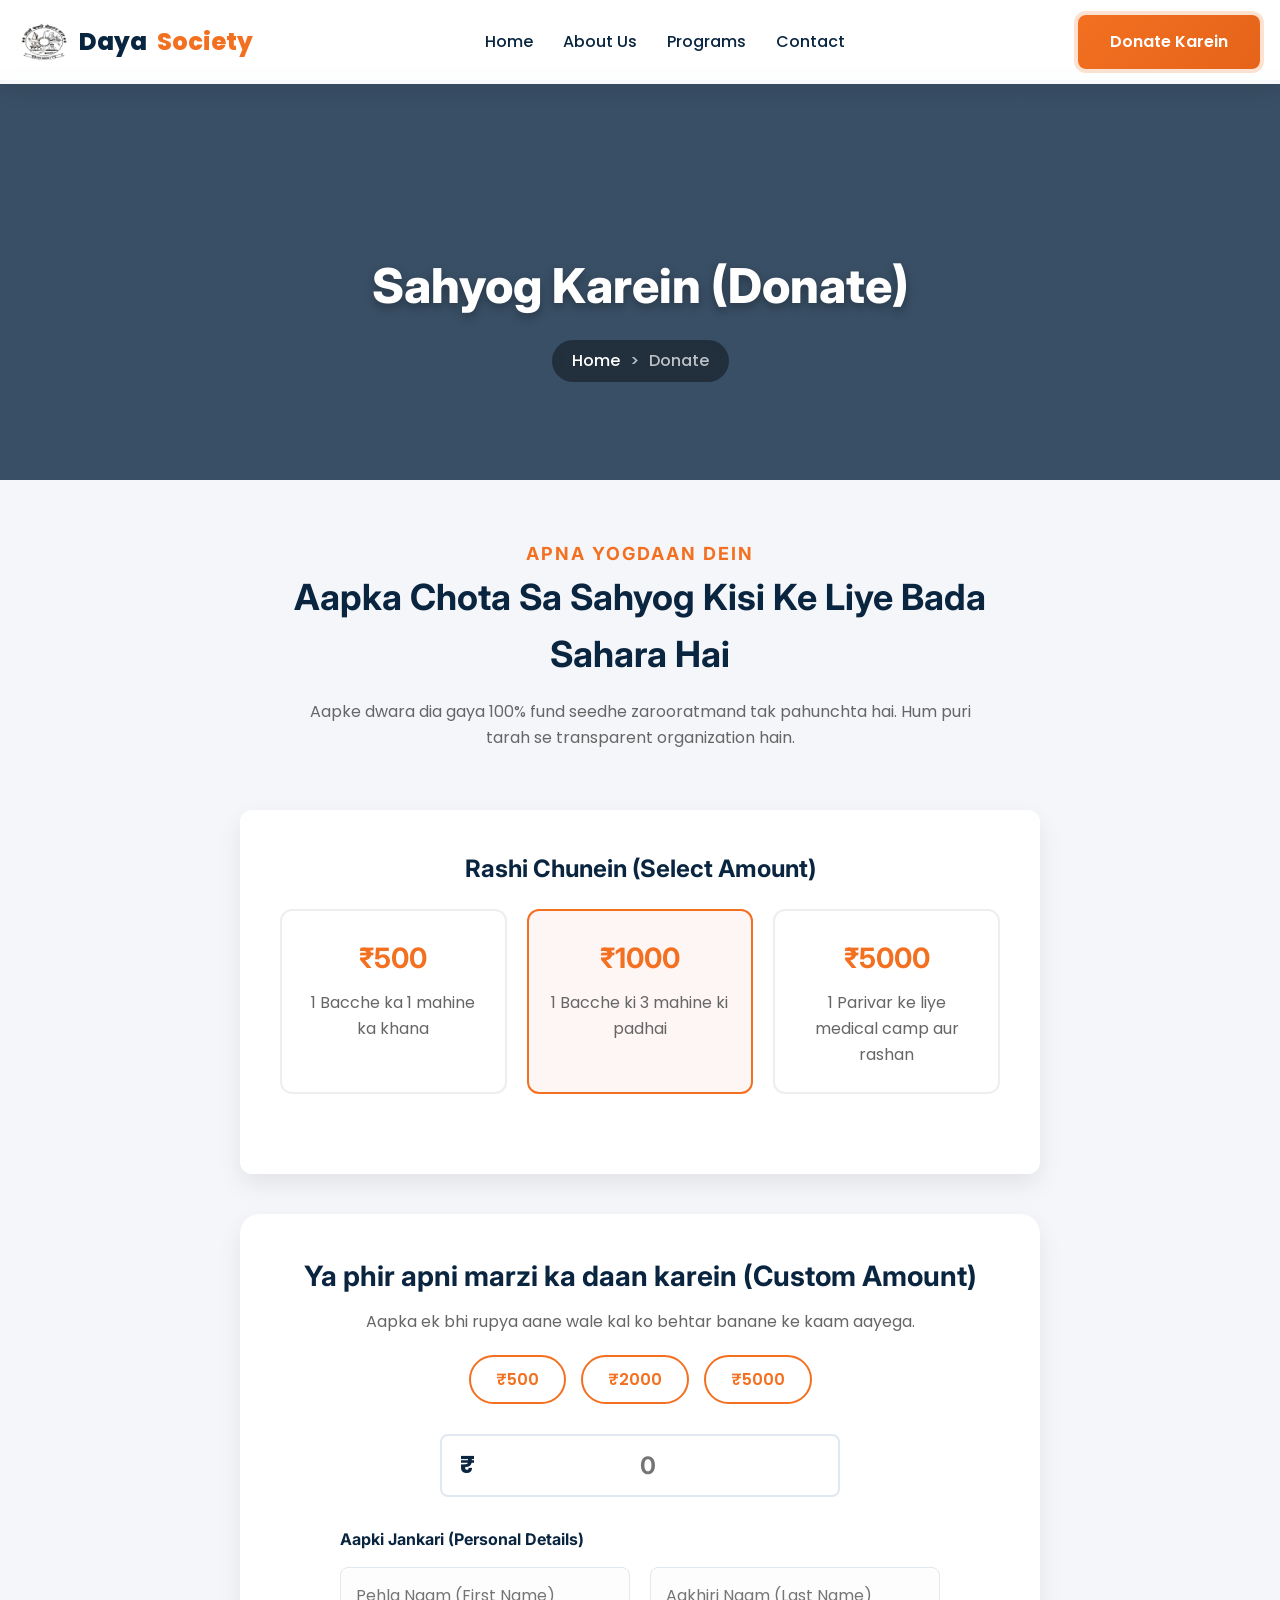
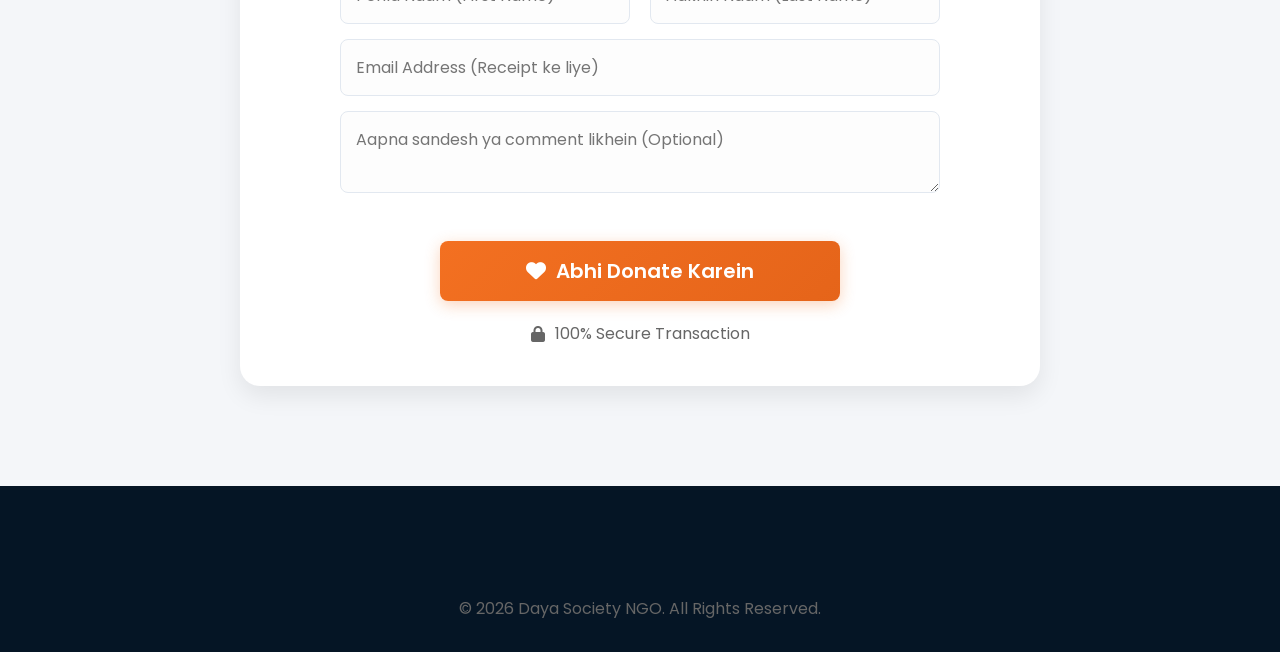
<file: donate.html>
<!DOCTYPE html>
<html lang="en">
<head>
    <meta charset="UTF-8">
    <meta name="viewport" content="width=device-width, initial-scale=1.0">
    <title>Donate Now | Daya Society</title>
    <!-- Font Awesome for Icons -->
    <link rel="stylesheet" href="https://cdnjs.cloudflare.com/ajax/libs/font-awesome/6.4.0/css/all.min.css">
    <!-- Custom CSS -->
    <link rel="stylesheet" href="style.css">
</head>
<body style="background-color: #f4f6f9;">

    <!-- NAVBAR -->
    <nav class="navbar" id="navbar" style="padding: 15px 0; box-shadow: 0 5px 20px rgba(0,0,0,0.1);">
        <div class="container">
            <a href="index.html" class="logo">
                <img src="images/logo.jfif" alt="Daya Society Logo" style="height: 40px; border-radius: 5px;">
                Daya<span>Society</span>
            </a>
            
            <div class="nav-links" id="navLinks">
                <a href="index.html" class="nav-link">Home</a>
                <a href="about.html" class="nav-link">About Us</a>
                <a href="programs.html" class="nav-link">Programs</a>
                <a href="contact.html" class="nav-link">Contact</a>
                <div class="nav-btns d-mobile">
                    <a href="donate.html" class="btn btn-primary">Donate Karein</a>
                </div>
            </div>
            
            <div class="nav-btns">
                <a href="donate.html" class="btn btn-primary" style="box-shadow: 0 0 0 4px rgba(243, 112, 33, 0.2);">Donate Karein</a>
            </div>
            
            <i class="fa-solid fa-bars mobile-menu-btn" id="menuBtn"></i>
        </div>
    </nav>

    <!-- PAGE HEADER -->
    <header class="page-header" style="background-image: linear-gradient(rgba(10, 37, 64, 0.8), rgba(10, 37, 64, 0.8)), url('https://images.unsplash.com/photo-1532629345422-7515f3d16bb6?q=80&w=2070&auto=format&fit=crop');">
        <div class="container">
            <h1>Sahyog Karein (Donate)</h1>
            <div class="breadcrumb">
                <a href="index.html">Home</a> 
                <span>&gt;</span> 
                <span>Donate</span>
            </div>
        </div>
    </header>

    <!-- DONATION OPTIONS -->
    <section class="section" style="padding-top: 60px;">
        <div class="container">
            <div class="section-header">
                <h3 style="color: var(--primary); font-size: 18px; text-transform: uppercase; letter-spacing: 2px;">Apna Yogdaan Dein</h3>
                <h2 class="section-title">Aapka Chota Sa Sahyog Kisi Ke Liye Bada Sahara Hai</h2>
                <p class="section-subtitle">Aapke dwara dia gaya 100% fund seedhe zarooratmand tak pahunchta hai. Hum puri tarah se transparent organization hain.</p>
            </div>
            
            <div class="donate-container" style="max-width: 800px; margin: 0 auto; background: white; padding: 40px; border-radius: var(--radius-md); box-shadow: var(--shadow-md);">
                
                <h3 style="margin-bottom: 20px; font-size: 24px; text-align: center;">Rashi Chunein (Select Amount)</h3>
                
                <div class="donate-options">
                    <div class="donate-tier">
                        <h4>₹500</h4>
                        <p>1 Bacche ka 1 mahine ka khana</p>
                    </div>
                    
                    <div class="donate-tier active">
                        <h4>₹1000</h4>
                        <p>1 Bacche ki 3 mahine ki padhai</p>
                    </div>
                    
                    <div class="donate-tier">
                        <h4>₹5000</h4>
                        <p>1 Parivar ke liye medical camp aur rashan</p>
                    </div>
                </div>
            </div>
            
            <!-- Custom Donate Form -->
            <div class="custom-donate">
                <h3 style="font-size: 28px; margin-bottom: 10px;">Ya phir apni marzi ka daan karein (Custom Amount)</h3>
                <p style="color: var(--text-muted); margin-bottom: 20px;">Aapka ek bhi rupya aane wale kal ko behtar banane ke kaam aayega.</p>
                
                <div class="custom-donate-btns" style="display: flex; justify-content: center; gap: 15px; margin-bottom: 30px;">
                    <button class="btn btn-outline" style="border-radius: 50px; padding: 10px 25px;" onclick="setCustomAmount(500)">₹500</button>
                    <button class="btn btn-outline" style="border-radius: 50px; padding: 10px 25px;" onclick="setCustomAmount(2000)">₹2000</button>
                    <button class="btn btn-outline" style="border-radius: 50px; padding: 10px 25px;" onclick="setCustomAmount(5000)">₹5000</button>
                </div>
                
                <form id="donateForm" onsubmit="processDonation(event)">
                    <div class="amount-input">
                        <span class="currency-symbol">₹</span>
                        <input type="number" id="customAmount" placeholder="0" min="1" step="1" required>
                    </div>
                    
                    <div style="text-align: left; max-width: 600px; margin: 0 auto 40px;">
                        <h4 style="margin-bottom: 15px;">Aapki Jankari (Personal Details)</h4>
                        <div class="personal-details-grid" style="display: grid; grid-template-columns: 1fr 1fr; gap: 20px; margin-bottom: 15px;">
                            <input class="form-control" type="text" placeholder="Pehla Naam (First Name)" required>
                            <input class="form-control" type="text" placeholder="Aakhiri Naam (Last Name)" required>
                        </div>
                        <input class="form-control" type="email" placeholder="Email Address (Receipt ke liye)" style="margin-bottom: 15px;" required>
                        <textarea class="form-control" placeholder="Aapna sandesh ya comment likhein (Optional)" style="min-height: 80px;"></textarea>
                    </div>
                    
                    <button type="submit" class="btn btn-primary" style="font-size: 20px; padding: 15px 40px; width: 100%; max-width: 400px;">
                        <i class="fa-solid fa-heart" style="margin-right: 10px;"></i> Abhi Donate Karein
                    </button>
                    <div style="margin-top: 20px; color: var(--text-muted); display: flex; justify-content: center; align-items: center; gap: 10px;">
                        <i class="fa-solid fa-lock"></i> 100% Secure Transaction
                    </div>
                </form>
            </div>
            
        </div>
    </section>

    <!-- FOOTER (Simplified template) -->
    <footer class="footer">
        <div class="container">
            <div class="footer-bottom" style="border-top: none;">
                <p>&copy; 2026 Daya Society NGO. All Rights Reserved.</p>
            </div>
        </div>
    </footer>

    <script>
        // Mobile menu toggle
        const menuBtn = document.getElementById('menuBtn');
        const navLinks = document.getElementById('navLinks');
        
        menuBtn.addEventListener('click', () => {
            navLinks.classList.toggle('active');
            if(navLinks.classList.contains('active')) {
                menuBtn.classList.remove('fa-bars');
                menuBtn.classList.add('fa-xmark');
            } else {
                menuBtn.classList.remove('fa-xmark');
                menuBtn.classList.add('fa-bars');
            }
        });

        // Donation functions
        const customAmountInput = document.getElementById('customAmount');
        
        function selectDonation(amount) {
            customAmountInput.value = amount;
            document.getElementById('donateForm').scrollIntoView({ behavior: 'smooth', block: 'center' });
            customAmountInput.focus();
        }
        
        function setCustomAmount(amount) {
            customAmountInput.value = amount;
        }
        
        function processDonation(e) {
            e.preventDefault();
            const amount = customAmountInput.value;
            if (amount > 0) {
                alert(`Aapke chamtkari ₹${amount} daan ke liye shukriya! Yeh ek demo hai, isliye koi actual payment nahi li gayi hai.`);
                document.getElementById('donateForm').reset();
            }
        }
    </script>
</body>
</html>
</file>
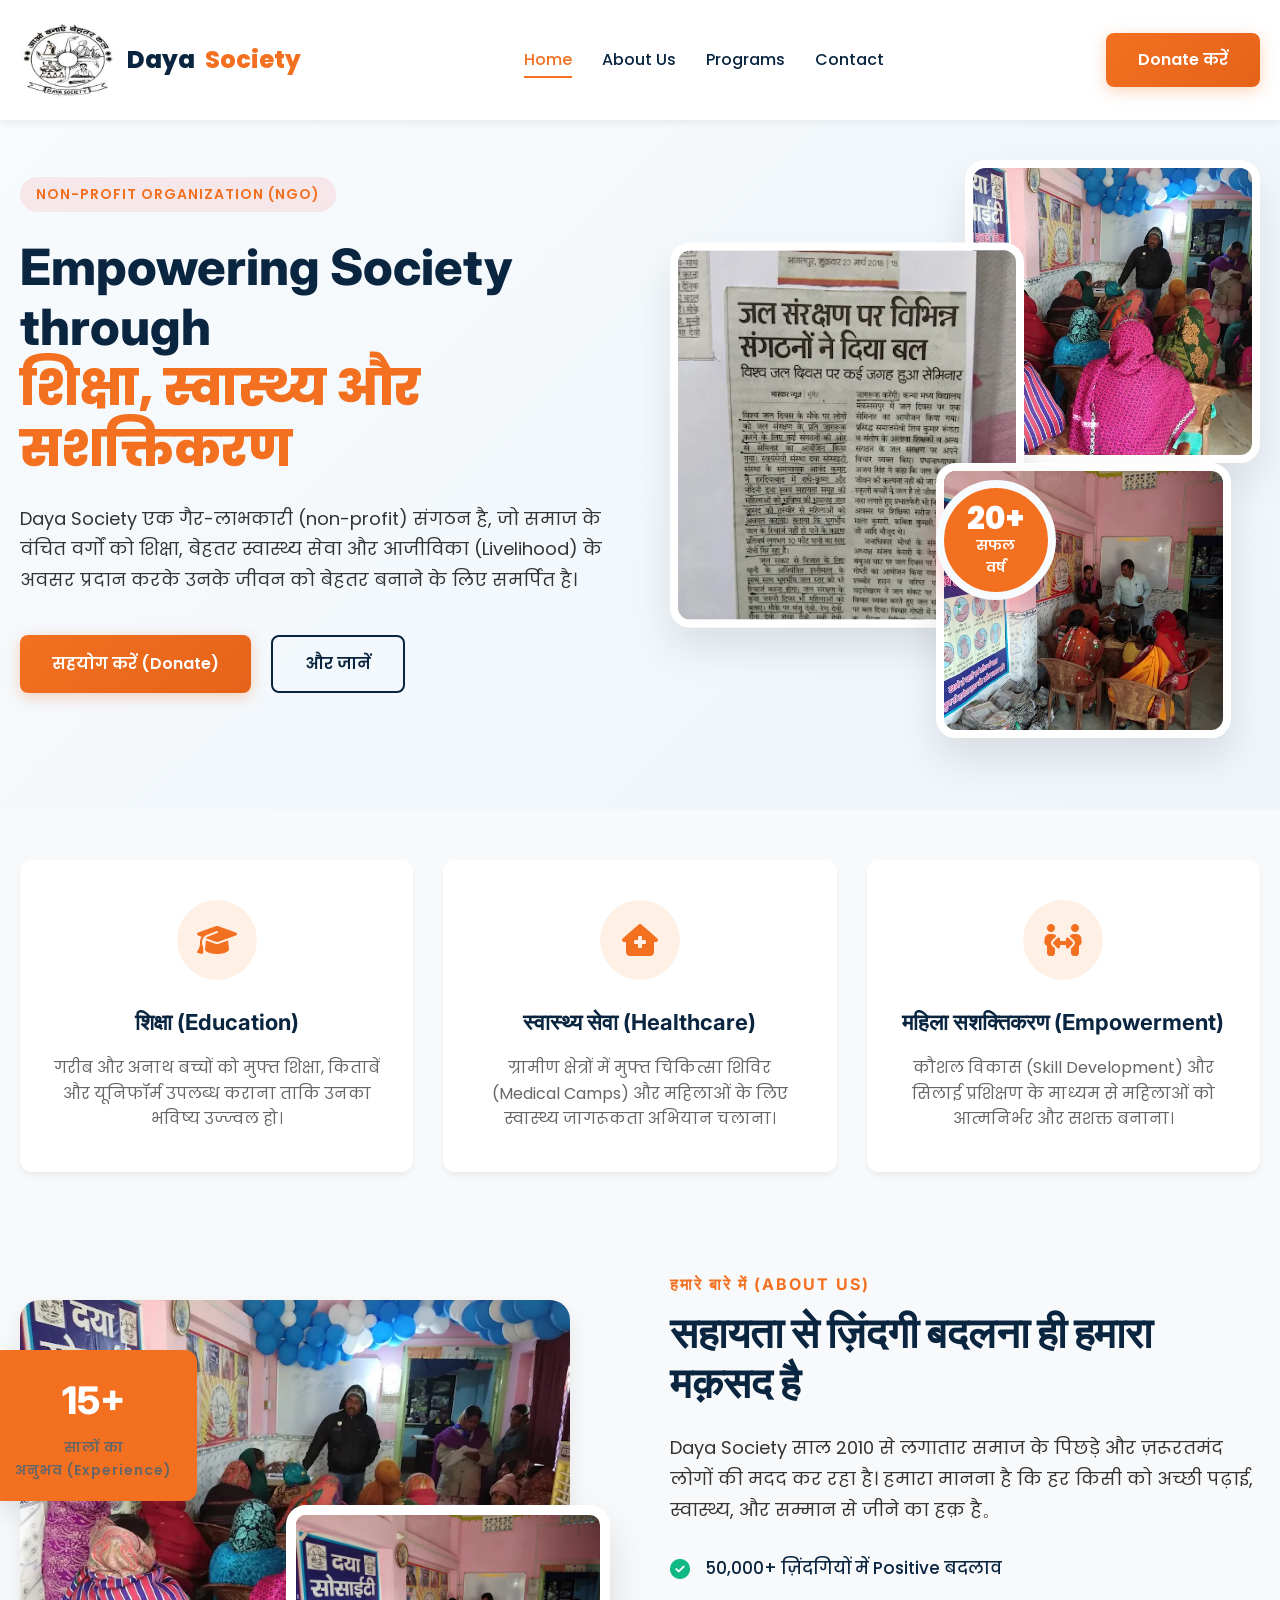
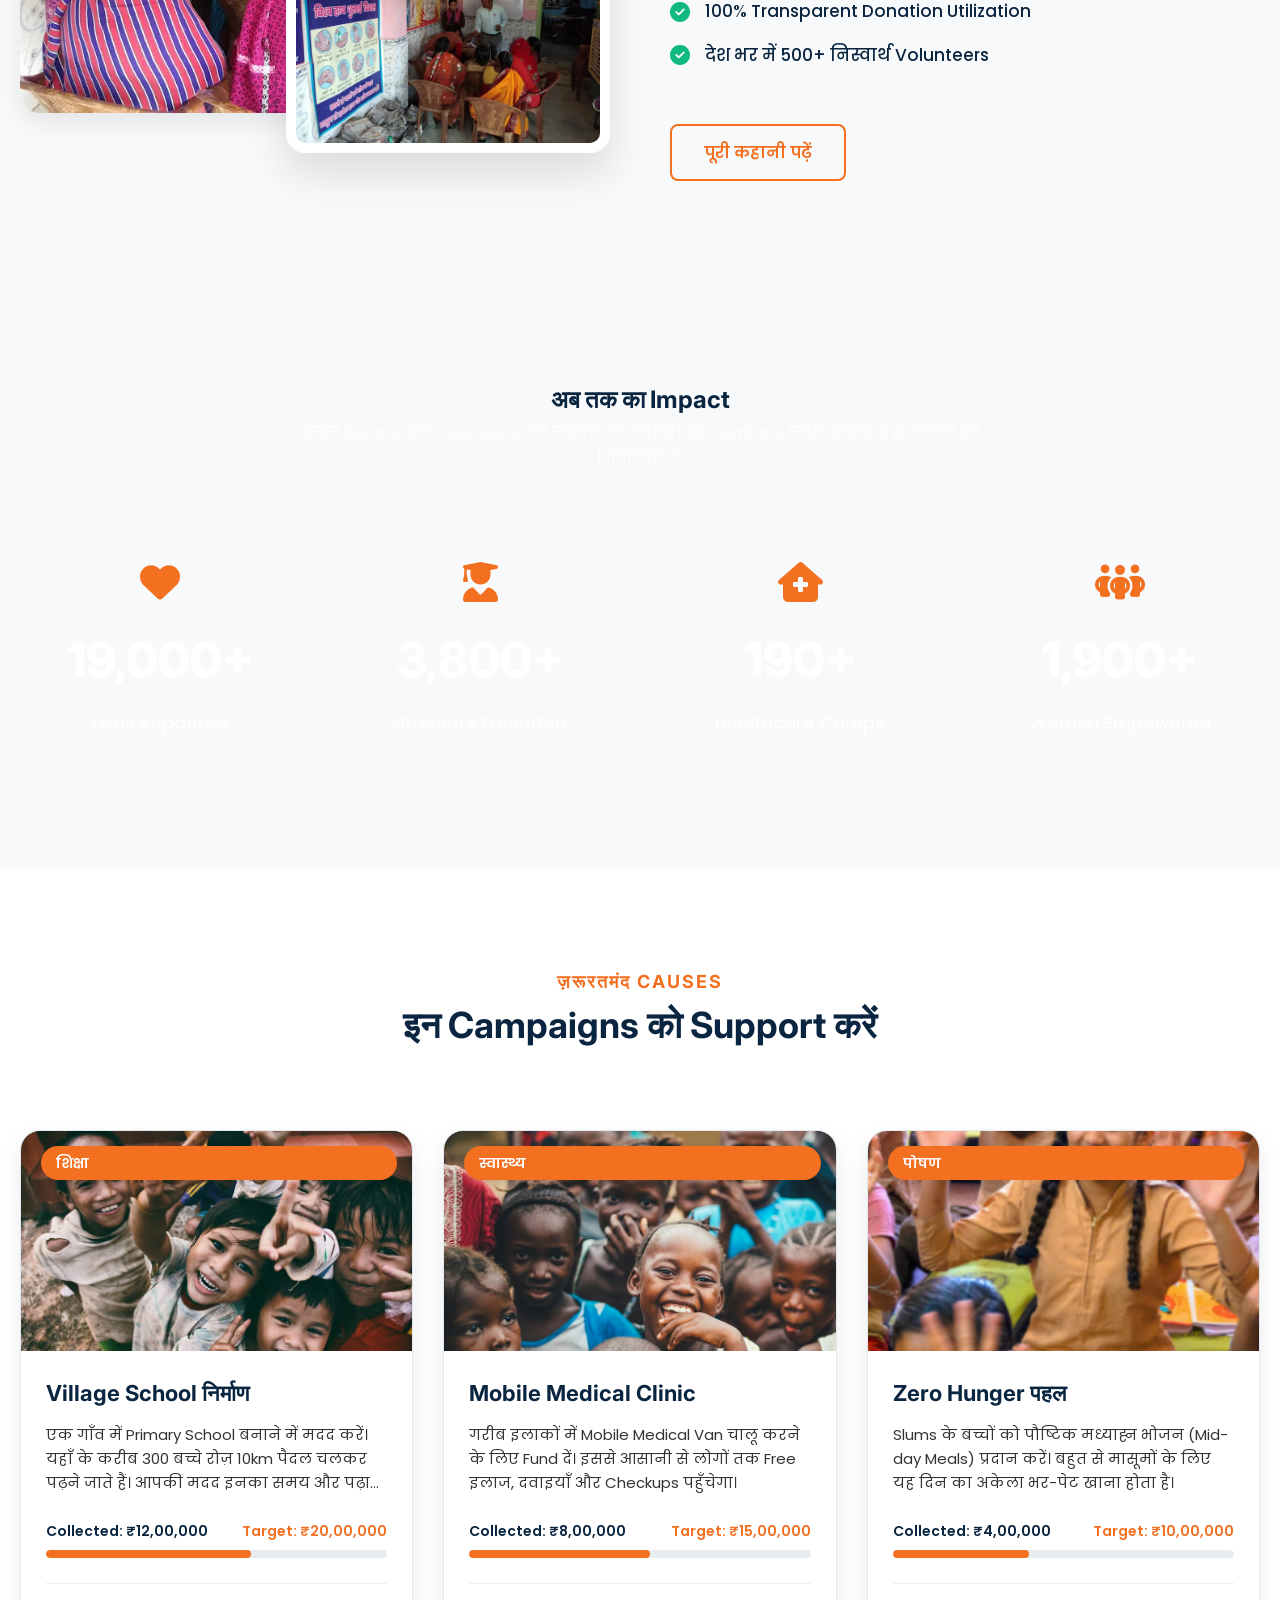
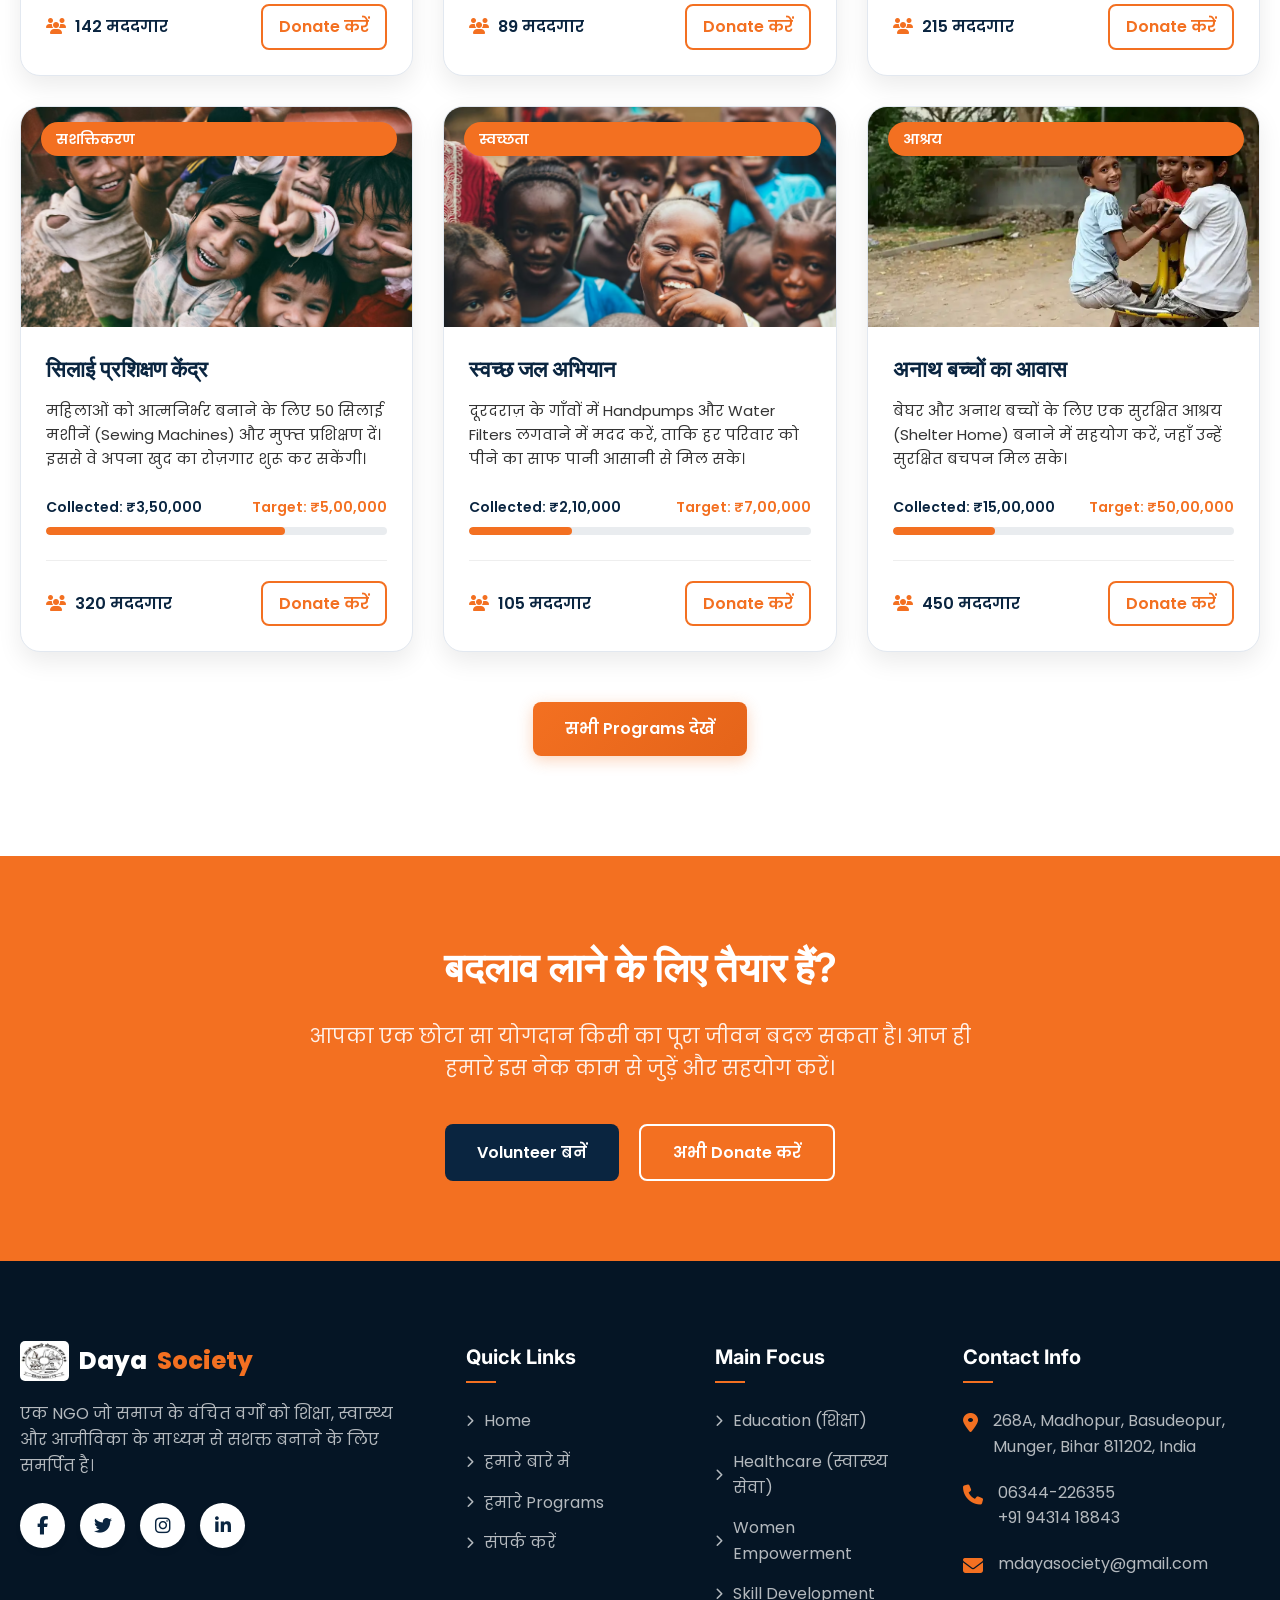
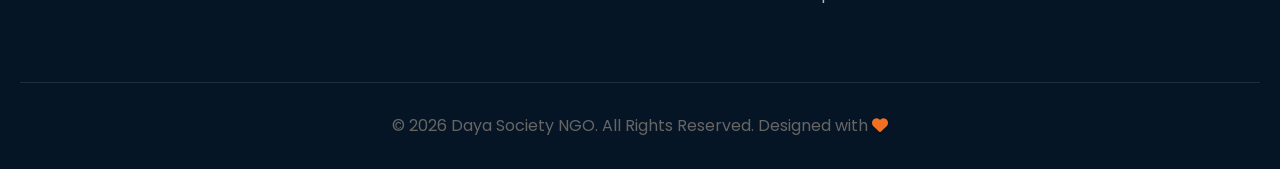
<file: ngo.html>
<!DOCTYPE html>
<html lang="en">

<head>
    <meta charset="UTF-8">
    <meta name="viewport" content="width=device-width, initial-scale=1.0">
    <title>Daya Society | Making a Difference Together</title>
    <!-- Font Awesome for Icons -->
    <link rel="stylesheet" href="https://cdnjs.cloudflare.com/ajax/libs/font-awesome/6.4.0/css/all.min.css">
    <!-- Custom CSS -->
    <link rel="stylesheet" href="style.css">
</head>

<body>

    <!-- NAVBAR -->
    <nav class="navbar" id="navbar" style="margin-bottom: 300px;">
        <div class="container">
            <a href="ngo.html" class="logo">
                <img src="images/logo.jfif" alt="Daya Society Logo" style="height: 80px; border-radius: 5px;">
                Daya<span>Society</span>
            </a>

            <div class="nav-links" id="navLinks">
                <a href="ngo.html" class="nav-link active">Home</a>
                <a href="about.html" class="nav-link">About Us</a>
                <a href="programs.html" class="nav-link">Programs</a>
                <a href="contact.html" class="nav-link">Contact</a>
                <div class="nav-btns d-mobile">
                    <a href="donate.html" class="btn btn-primary">Donate करें</a>
                </div>
            </div>

            <div class="nav-btns">
                <a href="donate.html" class="btn btn-primary">Donate करें</a>
            </div>

            <i class="fa-solid fa-bars mobile-menu-btn" id="menuBtn"></i>
        </div>
    </nav>

    <!-- HERO SECTION -->
    <header class="hero">
        <div class="container">
            <div class="hero-split">
                <!-- Left: Info -->
                <div class="hero-text-side">
                    <div class="hero-badge">NON-PROFIT ORGANIZATION (NGO)</div>
                    <h1>Empowering Society through<br><span>शिक्षा, स्वास्थ्य और सशक्तिकरण</span></h1>
                    <p>Daya Society एक गैर-लाभकारी (non-profit) संगठन है, जो समाज के वंचित वर्गों को शिक्षा, बेहतर
                        स्वास्थ्य सेवा और आजीविका (Livelihood) के अवसर प्रदान करके उनके जीवन को बेहतर बनाने के लिए
                        समर्पित है।</p>
                    <div class="hero-btns">
                        <a href="donate.html" class="btn btn-primary">सहयोग करें (Donate)</a>
                        <a href="about.html" class="btn btn-outline"
                            style="border-color: var(--secondary); color: var(--secondary);">और जानें</a>
                    </div>
                </div>

                <!-- Right: Gallery -->
                <div class="hero-gallery-side">
                    <div class="hero-gallery">
                        <img src="images/unnamed.webp" alt="Daya Society Activity 1" class="gallery-img img-1">
                        <img src="images/unnamed (1).webp" alt="Daya Society Activity 2" class="gallery-img img-2">
                        <img src="images/unnamed (2).webp" alt="Daya Society Activity 3" class="gallery-img img-3">
                        <div class="experience-circle">
                            <span class="exp-number">20+</span>
                            <span class="exp-text">सफल<br>वर्ष</span>
                        </div>
                    </div>
                </div>
            </div>
        </div>
    </header>

    <!-- FEATURES OVERVIEW -->
    <div class="container feature-container">
        <div class="features-grid">
            <div class="feature-card">
                <div class="feature-icon">
                    <i class="fa-solid fa-graduation-cap"></i>
                </div>
                <h3>शिक्षा (Education)</h3>
                <p>गरीब और अनाथ बच्चों को मुफ्त शिक्षा, किताबें और यूनिफॉर्म उपलब्ध कराना ताकि उनका भविष्य उज्ज्वल हो।
                </p>
            </div>
            <div class="feature-card">
                <div class="feature-icon">
                    <i class="fa-solid fa-house-medical"></i>
                </div>
                <h3>स्वास्थ्य सेवा (Healthcare)</h3>
                <p>ग्रामीण क्षेत्रों में मुफ्त चिकित्सा शिविर (Medical Camps) और महिलाओं के लिए स्वास्थ्य जागरूकता
                    अभियान चलाना।</p>
            </div>
            <div class="feature-card">
                <div class="feature-icon">
                    <i class="fa-solid fa-people-arrows"></i>
                </div>
                <h3>महिला सशक्तिकरण (Empowerment)</h3>
                <p>कौशल विकास (Skill Development) और सिलाई प्रशिक्षण के माध्यम से महिलाओं को आत्मनिर्भर और सशक्त बनाना।
                </p>
            </div>
        </div>
    </div>

    <!-- ABOUT SECTION -->
    <section class="section about-preview">
        <div class="container">
            <div class="about-split">
                <div class="about-img-wrapper">
                    <img src="images/unnamed (1).webp" alt="Volunteers helping children" class="about-img-1">
                    <img src="images/unnamed (2).webp" alt="Smiling children" class="about-img-2">
                    <div class="experience-badge">
                        <h2>15+</h2>
                        <p>सालों का<br>अनुभव (Experience)</p>
                    </div>
                </div>

                <div class="about-content">
                    <h3>हमारे बारे में (About Us)</h3>
                    <h2>सहायता से ज़िंदगी बदलना ही हमारा मक़सद है</h2>
                    <p>Daya Society साल 2010 से लगातार समाज के पिछड़े और ज़रूरतमंद लोगों की मदद कर रहा है। हमारा
                        मानना है कि हर किसी को अच्छी पढ़ाई, स्वास्थ्य, और सम्मान से जीने का हक़ है。</p>

                    <ul class="about-list">
                        <li><i class="fa-solid fa-circle-check"></i> 50,000+ ज़िंदगियों में Positive बदलाव</li>
                        <li><i class="fa-solid fa-circle-check"></i> 100% Transparent Donation Utilization</li>
                        <li><i class="fa-solid fa-circle-check"></i> देश भर में 500+ निस्वार्थ Volunteers</li>
                    </ul>

                    <a href="about.html" class="btn btn-outline" style="margin-top: 20px;">पूरी कहानी पढ़ें</a>
                </div>
            </div>
        </div>
    </section>

    <!-- IMPACT STATS -->
    <section class="impact-section">
        <div class="container">
            <div class="section-header">
                <h2>अब तक का Impact</h2>
                <p class="section-subtitle" style="color: rgba(255,255,255,0.8);">हमारे Donors और Volunteers की मेहनत
                    रंग लाई है। यह Numbers सिर्फ आंकड़े नहीं, बदली हुई ज़िंदगियां हैं।</p>
            </div>

            <div class="stats-grid">
                <div class="stat-item">
                    <i class="fa-solid fa-heart stat-icon"></i>
                    <div class="stat-number" id="count1">50000</div>
                    <div class="stat-text">Lives Impacted</div>
                </div>
                <div class="stat-item">
                    <i class="fa-solid fa-user-graduate stat-icon"></i>
                    <div class="stat-number" id="count2">10000</div>
                    <div class="stat-text">Students Educated</div>
                </div>
                <div class="stat-item">
                    <i class="fa-solid fa-house-medical stat-icon"></i>
                    <div class="stat-number" id="count3">500</div>
                    <div class="stat-text">Healthcare Camps</div>
                </div>
                <div class="stat-item">
                    <i class="fa-solid fa-people-group stat-icon"></i>
                    <div class="stat-number" id="count4">5000</div>
                    <div class="stat-text">Women Empowered</div>
                </div>
            </div>
        </div>
    </section>

    <!-- FEATURED CAUSES -->
    <section class="section causes-bg">
        <div class="container">
            <div class="section-header">
                <h3 style="color: var(--primary); font-size: 18px; text-transform: uppercase; letter-spacing: 2px;">
                    ज़रूरतमंद Causes</h3>
                <h2 class="section-title">इन Campaigns को Support करें</h2>
            </div>

            <div class="causes-grid">
                <!-- Cause 1 -->
                <div class="cause-card">
                    <div class="cause-img-wrapper">
                        <span class="cause-category">शिक्षा</span>
                        <img src="images/support1.avif" alt="Education Program" class="cause-img">
                    </div>
                    <div class="cause-content">
                        <h3>Village School निर्माण</h3>
                        <p>एक गाँव में Primary School बनाने में मदद करें। यहाँ के करीब 300 बच्चे रोज़ 10km पैदल चलकर
                            पढ़ने जाते हैं। आपकी मदद इनका समय और पढ़ाई दोनों बचायेगी।</p>
                        <div class="progress-bar-wrap">
                            <div class="progress-labels">
                                <span>Collected: ₹12,00,000</span>
                                <span>Target: ₹20,00,000</span>
                            </div>
                            <div class="progress">
                                <div class="progress-fill" style="width: 60%;"></div>
                            </div>
                        </div>
                        <div class="cause-footer">
                            <span style="font-weight: 600; color: var(--secondary);"><i class="fa-solid fa-users"
                                    style="color: var(--primary); margin-right: 5px;"></i> 142 मददगार</span>
                            <a href="donate.html" class="btn btn-outline" style="padding: 8px 16px;">Donate करें</a>
                        </div>
                    </div>
                </div>

                <!-- Cause 2 -->
                <div class="cause-card">
                    <div class="cause-img-wrapper">
                        <span class="cause-category">स्वास्थ्य</span>
                        <img src="images/support2.avif" alt="Medical Program" class="cause-img">
                    </div>
                    <div class="cause-content">
                        <h3>Mobile Medical Clinic</h3>
                        <p>गरीब इलाकों में Mobile Medical Van चालू करने के लिए Fund दें। इससे आसानी से लोगों तक Free
                            इलाज, दवाइयाँ और Checkups पहुँचेगा।</p>
                        <div class="progress-bar-wrap">
                            <div class="progress-labels">
                                <span>Collected: ₹8,00,000</span>
                                <span>Target: ₹15,00,000</span>
                            </div>
                            <div class="progress">
                                <div class="progress-fill" style="width: 53%;"></div>
                            </div>
                        </div>
                        <div class="cause-footer">
                            <span style="font-weight: 600; color: var(--secondary);"><i class="fa-solid fa-users"
                                    style="color: var(--primary); margin-right: 5px;"></i> 89 मददगार</span>
                            <a href="donate.html" class="btn btn-outline" style="padding: 8px 16px;">Donate करें</a>
                        </div>
                    </div>
                </div>

                <!-- Cause 3 -->
                <div class="cause-card">
                    <div class="cause-img-wrapper">
                        <span class="cause-category">पोषण</span>
                        <img src="images/bal-raksha-thumbnail-9.png" alt="Food Program" class="cause-img">
                    </div>
                    <div class="cause-content">
                        <h3>Zero Hunger पहल</h3>
                        <p>Slums के बच्चों को पौष्टिक मध्याह्न भोजन (Mid-day Meals) प्रदान करें। बहुत से मासूमों के लिए
                            यह दिन का अकेला भर-पेट खाना होता है।</p>
                        <div class="progress-bar-wrap">
                            <div class="progress-labels">
                                <span>Collected: ₹4,00,000</span>
                                <span>Target: ₹10,00,000</span>
                            </div>
                            <div class="progress">
                                <div class="progress-fill" style="width: 40%;"></div>
                            </div>
                        </div>
                        <div class="cause-footer">
                            <span style="font-weight: 600; color: var(--secondary);"><i class="fa-solid fa-users"
                                    style="color: var(--primary); margin-right: 5px;"></i> 215 मददगार</span>
                            <a href="donate.html" class="btn btn-outline" style="padding: 8px 16px;">Donate करें</a>
                        </div>
                    </div>
                </div>

                <!-- Cause 4 -->
                <div class="cause-card">
                    <div class="cause-img-wrapper">
                        <span class="cause-category">सशक्तिकरण</span>
                        <img src="images/support1.avif" alt="Women Empowerment" class="cause-img">
                    </div>
                    <div class="cause-content">
                        <h3>सिलाई प्रशिक्षण केंद्र</h3>
                        <p>महिलाओं को आत्मनिर्भर बनाने के लिए 50 सिलाई मशीनें (Sewing Machines) और मुफ्त प्रशिक्षण दें।
                            इससे वे अपना खुद का रोज़गार शुरू कर सकेंगी।</p>
                        <div class="progress-bar-wrap">
                            <div class="progress-labels">
                                <span>Collected: ₹3,50,000</span>
                                <span>Target: ₹5,00,000</span>
                            </div>
                            <div class="progress">
                                <div class="progress-fill" style="width: 70%;"></div>
                            </div>
                        </div>
                        <div class="cause-footer">
                            <span style="font-weight: 600; color: var(--secondary);"><i class="fa-solid fa-users"
                                    style="color: var(--primary); margin-right: 5px;"></i> 320 मददगार</span>
                            <a href="donate.html" class="btn btn-outline" style="padding: 8px 16px;">Donate करें</a>
                        </div>
                    </div>
                </div>

                <!-- Cause 5 -->
                <div class="cause-card">
                    <div class="cause-img-wrapper">
                        <span class="cause-category">स्वच्छता</span>
                        <img src="images/support2.avif" alt="Clean Water" class="cause-img">
                    </div>
                    <div class="cause-content">
                        <h3>स्वच्छ जल अभियान</h3>
                        <p>दूरदराज़ के गाँवों में Handpumps और Water Filters लगवाने में मदद करें, ताकि हर परिवार को पीने
                            का साफ पानी आसानी से मिल सके।</p>
                        <div class="progress-bar-wrap">
                            <div class="progress-labels">
                                <span>Collected: ₹2,10,000</span>
                                <span>Target: ₹7,00,000</span>
                            </div>
                            <div class="progress">
                                <div class="progress-fill" style="width: 30%;"></div>
                            </div>
                        </div>
                        <div class="cause-footer">
                            <span style="font-weight: 600; color: var(--secondary);"><i class="fa-solid fa-users"
                                    style="color: var(--primary); margin-right: 5px;"></i> 105 मददगार</span>
                            <a href="donate.html" class="btn btn-outline" style="padding: 8px 16px;">Donate करें</a>
                        </div>
                    </div>
                </div>

                <!-- Cause 6 -->
                <div class="cause-card">
                    <div class="cause-img-wrapper">
                        <span class="cause-category">आश्रय</span>
                        <img src="images/donate.webp" alt="Orphanage Support" class="cause-img">
                    </div>
                    <div class="cause-content">
                        <h3>अनाथ बच्चों का आवास</h3>
                        <p>बेघर और अनाथ बच्चों के लिए एक सुरक्षित आश्रय (Shelter Home) बनाने में सहयोग करें, जहाँ उन्हें
                            सुरक्षित बचपन मिल सके।</p>
                        <div class="progress-bar-wrap">
                            <div class="progress-labels">
                                <span>Collected: ₹15,00,000</span>
                                <span>Target: ₹50,00,000</span>
                            </div>
                            <div class="progress">
                                <div class="progress-fill" style="width: 30%;"></div>
                            </div>
                        </div>
                        <div class="cause-footer">
                            <span style="font-weight: 600; color: var(--secondary);"><i class="fa-solid fa-users"
                                    style="color: var(--primary); margin-right: 5px;"></i> 450 मददगार</span>
                            <a href="donate.html" class="btn btn-outline" style="padding: 8px 16px;">Donate करें</a>
                        </div>
                    </div>
                </div>
            </div>

            <div style="text-align: center; margin-top: 50px;">
                <a href="programs.html" class="btn btn-primary">सभी Programs देखें</a>
            </div>
        </div>
    </section>

    <!-- CTA BANNER -->
    <section class="cta-section">
        <div class="container">
            <h2>बदलाव लाने के लिए तैयार हैं?</h2>
            <p>आपका एक छोटा सा योगदान किसी का पूरा जीवन बदल सकता है। आज ही हमारे इस नेक काम से जुड़ें और सहयोग करें।</p>
            <div class="cta-btns" style="display: flex; gap: 20px; justify-content: center; flex-wrap: wrap;">
                <a href="donate.html" class="btn btn-secondary">Volunteer बनें</a>
                <a href="donate.html" class="btn btn-outline">अभी Donate करें</a>
            </div>
        </div>
    </section>

    <!-- FOOTER -->
    <footer class="footer">
        <div class="container">
            <div class="footer-grid">
                <div class="footer-brand">
                    <a href="ngo.html" class="logo">
                        <img src="images/logo.jfif" alt="Daya Society Logo" style="height: 40px; border-radius: 5px;">
                        Daya<span>Society</span>
                    </a>
                    <p>एक NGO जो समाज के वंचित वर्गों को शिक्षा, स्वास्थ्य और आजीविका के माध्यम से सशक्त बनाने के लिए
                        समर्पित है।</p>
                    <div class="social-links">
                        <a href="#" class="social-link"><i class="fa-brands fa-facebook-f"></i></a>
                        <a href="#" class="social-link"><i class="fa-brands fa-twitter"></i></a>
                        <a href="#" class="social-link"><i class="fa-brands fa-instagram"></i></a>
                        <a href="#" class="social-link"><i class="fa-brands fa-linkedin-in"></i></a>
                    </div>
                </div>

                <div class="footer-widget">
                    <h4 class="footer-title">Quick Links</h4>
                    <ul class="footer-links">
                        <li><a href="ngo.html"><i class="fa-solid fa-chevron-right"></i> Home</a></li>
                        <li><a href="about.html"><i class="fa-solid fa-chevron-right"></i> हमारे बारे में</a></li>
                        <li><a href="programs.html"><i class="fa-solid fa-chevron-right"></i> हमारे Programs</a></li>
                        <li><a href="contact.html"><i class="fa-solid fa-chevron-right"></i> संपर्क करें</a></li>
                    </ul>
                </div>

                <div class="footer-widget">
                    <h4 class="footer-title">Main Focus</h4>
                    <ul class="footer-links">
                        <li><a href="#"><i class="fa-solid fa-chevron-right"></i> Education (शिक्षा)</a></li>
                        <li><a href="#"><i class="fa-solid fa-chevron-right"></i> Healthcare (स्वास्थ्य सेवा)</a></li>
                        <li><a href="#"><i class="fa-solid fa-chevron-right"></i> Women Empowerment</a></li>
                        <li><a href="#"><i class="fa-solid fa-chevron-right"></i> Skill Development</a></li>
                    </ul>
                </div>

                <div class="footer-widget">
                    <h4 class="footer-title">Contact Info</h4>
                    <ul class="footer-contact footer-links">
                        <li>
                            <i class="fa-solid fa-location-dot"></i>
                            <span>268A, Madhopur, Basudeopur, Munger, Bihar 811202, India</span>
                        </li>
                        <li>
                            <i class="fa-solid fa-phone"></i>
                            <span>06344-226355<br>+91 94314 18843</span>
                        </li>
                        <li>
                            <i class="fa-solid fa-envelope"></i>
                            <span>mdayasociety@gmail.com</span>
                        </li>
                    </ul>
                </div>
            </div>

            <div class="footer-bottom">
                <p>&copy; 2026 Daya Society NGO. All Rights Reserved. Designed with <i class="fa-solid fa-heart"
                        style="color: var(--primary);"></i></p>
            </div>
        </div>
    </footer>

    <!-- SCRIPTS -->
    <script>
        // Navbar scroll effect
        window.addEventListener('scroll', () => {
            const navbar = document.getElementById('navbar');
            if (window.scrollY > 50) {
                navbar.style.padding = '15px 0';
                navbar.style.boxShadow = '0 5px 20px rgba(0,0,0,0.1)';
            } else {
                navbar.style.padding = '20px 0';
                navbar.style.boxShadow = '0 4px 6px rgba(0,0,0,0.05)';
            }
        });

        // Mobile menu toggle
        const menuBtn = document.getElementById('menuBtn');
        const navLinks = document.getElementById('navLinks');

        menuBtn.addEventListener('click', () => {
            navLinks.classList.toggle('active');
            if (navLinks.classList.contains('active')) {
                menuBtn.classList.remove('fa-bars');
                menuBtn.classList.add('fa-xmark');
            } else {
                menuBtn.classList.remove('fa-xmark');
                menuBtn.classList.add('fa-bars');
            }
        });

        // Counter Animation for Impact Stats
        const counters = [
            { id: 'count1', target: 50000, suffix: '+' },
            { id: 'count2', target: 10000, suffix: '+' },
            { id: 'count3', target: 500, suffix: '+' },
            { id: 'count4', target: 5000, suffix: '+' }
        ];

        let started = false;

        function startCounters() {
            if (started) return;
            started = true;

            counters.forEach(counter => {
                const element = document.getElementById(counter.id);
                const target = counter.target;
                const duration = 2000; // ms
                const steps = 50;
                const stepValue = target / steps;
                let current = 0;

                const timer = setInterval(() => {
                    current += stepValue;
                    if (current >= target) {
                        element.innerText = target.toLocaleString() + counter.suffix;
                        clearInterval(timer);
                    } else {
                        element.innerText = Math.floor(current).toLocaleString() + counter.suffix;
                    }
                }, duration / steps);
            });
        }

        // Use Intersection Observer to trigger counter when visible
        const observer = new IntersectionObserver((entries) => {
            if (entries[0].isIntersecting) {
                startCounters();
            }
        });

        const impactSection = document.querySelector('.impact-section');
        if (impactSection) {
            observer.observe(impactSection);
        }

    </script>
</body>

</html>
</file>
<file: style.css>
@import url('https://fonts.googleapis.com/css2?family=Poppins:wght@300;400;500;600;700;800&family=Inter:wght@400;500;600;700&display=swap');

:root {
    --primary: #F37021;
    --primary-dark: #D95A13;
    --primary-light: #FF975A;
    --secondary: #0A2540;
    --secondary-light: #163C65;
    --text-main: #333333;
    --text-muted: #666666;
    --bg-light: #F8F9FA;
    --bg-white: #FFFFFF;
    --border-color: #E2E8F0;
    --success: #10B981;
    --shadow-sm: 0 4px 6px rgba(0, 0, 0, 0.05);
    --shadow-md: 0 10px 25px rgba(0, 0, 0, 0.08);
    --shadow-lg: 0 20px 40px rgba(0, 0, 0, 0.12);
    --radius-sm: 8px;
    --radius-md: 12px;
    --radius-lg: 20px;
    --transition: all 0.3s ease;
}

/* RESET */
* {
    margin: 0;
    padding: 0;
    box-sizing: border-box;
    font-family: 'Poppins', sans-serif;
    scroll-behavior: smooth;
}

body {
    color: var(--text-main);
    background-color: var(--bg-light);
    line-height: 1.6;
    overflow-x: hidden;
}

h1,
h2,
h3,
h4,
h5,
h6 {
    font-family: 'Inter', sans-serif;
    color: var(--secondary);
    font-weight: 700;
}

p {
    color: var(--text-muted);
}

a {
    text-decoration: none;
    color: inherit;
    transition: var(--transition);
}

img {
    max-width: 100%;
    height: auto;
    display: block;
}

/* UTILITIES */
.container {
    width: 100%;
    max-width: 1280px;
    margin: 0 auto;
    padding: 0 20px;
}

.section {
    padding: 100px 0;
}

.section-header {
    text-align: center;
    margin-bottom: 60px;
    max-width: 700px;
    margin-inline: auto;
}

.section-title {
    font-size: 36px;
    margin-bottom: 15px;
    position: relative;
    display: inline-block;
}

.section-title::after {
    content: '';
    position: absolute;
    bottom: -10px;
    left: 50%;
    transform: translateX(-50%);
    width: 60px;
    height: 4px;
    /* background-color: var(--primary); */
    border-radius: 2px;
}

.section-subtitle {
    font-size: 16px;
    color: var(--text-muted);
}

.btn {
    display: inline-flex;
    align-items: center;
    justify-content: center;
    padding: 14px 32px;
    font-weight: 600;
    font-size: 16px;
    border-radius: var(--radius-sm);
    cursor: pointer;
    transition: var(--transition);
    border: none;
    outline: none;
    text-align: center;
}

.btn-primary {
    background: linear-gradient(135deg, var(--primary) 0%, var(--primary-dark) 100%);
    color: white;
    box-shadow: 0 4px 15px rgba(243, 112, 33, 0.3);
    border: none;
    background-size: 200% auto;
    transition: all 0.4s cubic-bezier(0.16, 1, 0.3, 1);
}

.btn-primary:hover {
    background-position: right center;
    transform: translateY(-3px);
    box-shadow: 0 10px 25px rgba(243, 112, 33, 0.5);
}

.btn-secondary {
    background-color: var(--secondary);
    color: white;
}

.btn-secondary:hover {
    background-color: var(--secondary-light);
    transform: translateY(-2px);
}

.btn-outline {
    background-color: transparent;
    border: 2px solid var(--primary);
    color: var(--primary);
}

.btn-outline:hover {
    background-color: var(--primary);
    color: white;
}

/* NAVBAR */
.navbar {
    position: fixed;
    top: 0;
    left: 0;
    width: 100%;
    z-index: 1000;
    padding: 20px 0;
    background: rgba(255, 255, 255, 0.95);
    backdrop-filter: blur(10px);
    box-shadow: var(--shadow-sm);
    transition: var(--transition);
}

.navbar .container {
    display: flex;
    justify-content: space-between;
    align-items: center;
}

.logo {
    display: flex;
    align-items: center;
    gap: 10px;
    font-size: 24px;
    font-weight: 800;
    color: var(--secondary);
}

.logo span {
    color: var(--primary);
}

.logo-icon {
    width: 40px;
    height: 40px;
    background: var(--primary);
    border-radius: 50%;
    display: flex;
    align-items: center;
    justify-content: center;
    color: white;
    font-size: 20px;
}

.nav-links {
    display: flex;
    align-items: center;
    gap: 30px;
}

.nav-link {
    font-weight: 500;
    color: var(--secondary);
    position: relative;
}

.nav-link::after {
    content: '';
    position: absolute;
    bottom: -5px;
    left: 0;
    width: 0;
    height: 2px;
    background-color: var(--primary);
    transition: var(--transition);
}

.nav-link:hover {
    color: var(--primary);
}

.nav-link:hover::after,
.nav-link.active::after {
    width: 100%;
}

.nav-link.active {
    color: var(--primary);
}

.mobile-menu-btn {
    display: none;
    font-size: 24px;
    cursor: pointer;
    color: var(--secondary);
}

.d-mobile {
    display: none !important;
}

/* HERO SECTION RE-DESIGN */
.hero {
    min-height: 90vh;
    background: linear-gradient(135deg, #f8fbfd 0%, #eef5fb 100%);
    display: flex;
    align-items: center;
    position: relative;
    padding: 120px 0 60px 0;
    overflow: hidden;
}

.hero-split {
    display: grid;
    grid-template-columns: 1fr 1fr;
    gap: 60px;
    align-items: center;
}

.hero-text-side {
    max-width: 600px;
    z-index: 2;
}

.hero-badge {
    display: inline-block;
    padding: 6px 16px;
    background: rgba(230, 57, 70, 0.1);
    color: var(--primary);
    border-radius: 50px;
    font-size: 14px;
    font-weight: 600;
    margin-bottom: 25px;
    letter-spacing: 1px;
}

.hero h1 {
    font-size: 50px;
    font-weight: 800;
    color: var(--secondary);
    line-height: 1.2;
    margin-bottom: 25px;
}

.hero h1 span {
    color: var(--primary);
}

.hero p {
    font-size: 18px;
    color: var(--text-light);
    line-height: 1.7;
    margin-bottom: 40px;
}

.hero-btns {
    display: flex;
    gap: 20px;
}

/* HERO GALLERY CSS */
.hero-gallery-side {
    position: relative;
    height: 550px;
    display: flex;
    align-items: center;
    justify-content: center;
}

.hero-gallery {
    position: relative;
    width: 100%;
    height: 100%;
}

.gallery-img {
    position: absolute;
    border-radius: 20px;
    box-shadow: 0 20px 40px rgba(0, 0, 0, 0.1);
    object-fit: cover;
    transition: transform 0.4s ease;
}

.gallery-img:hover {
    transform: translateY(-10px);
    z-index: 10;
}

.img-1 {
    width: 60%;
    height: 70%;
    left: 0;
    top: 50%;
    transform: translateY(-50%);
    z-index: 2;
    border: 8px solid white;
}

.img-2 {
    width: 50%;
    height: 55%;
    right: 0;
    top: 0;
    z-index: 1;
    border: 8px solid white;
}

.img-3 {
    width: 50%;
    height: 50%;
    right: 5%;
    bottom: -5%;
    z-index: 3;
    border: 8px solid white;
}

.experience-circle {
    position: absolute;
    bottom: 20%;
    left: 45%;
    width: 120px;
    height: 120px;
    background: var(--primary);
    border-radius: 50%;
    display: flex;
    flex-direction: column;
    align-items: center;
    justify-content: center;
    color: white;
    z-index: 5;
    box-shadow: 0 10px 30px rgba(230, 57, 70, 0.3);
    border: 8px solid #f8fbfd;
    animation: float 4s ease-in-out infinite;
}

.exp-number {
    font-size: 32px;
    font-weight: 800;
    line-height: 1;
}

.exp-text {
    font-size: 14px;
    text-align: center;
    font-weight: 600;
}

@keyframes float {
    0% {
        transform: translateY(0px);
    }

    50% {
        transform: translateY(-15px);
    }

    100% {
        transform: translateY(0px);
    }
}

@media (max-width: 991px) {
    .hero-split {
        grid-template-columns: 1fr;
        text-align: center;
        gap: 60px;
    }

    .hero-text-side {
        margin: 0 auto;
    }

    .hero-btns {
        justify-content: center;
    }

    .hero-gallery-side {
        height: 450px;
    }

    .hero h1 {
        font-size: 40px;
    }
}

@media (max-width: 576px) {
    .hero-gallery-side {
        height: 350px;
    }

    .hero h1 {
        font-size: 32px;
    }
}

/* FEATURES / ABOUT PREVIEW */
.features-grid {
    display: grid;
    grid-template-columns: repeat(auto-fit, minmax(300px, 1fr));
    gap: 30px;
    margin-top: 50px;
    position: relative;
    z-index: 10;
}

.feature-card {
    background: var(--bg-white);
    padding: 40px 30px;
    border-radius: var(--radius-md);
    box-shadow: var(--shadow-sm);
    text-align: center;
    transition: all 0.4s cubic-bezier(0.16, 1, 0.3, 1);
    position: relative;
    overflow: hidden;
}

.feature-card::before {
    content: '';
    position: absolute;
    top: 0;
    left: 0;
    right: 0;
    height: 4px;
    background: var(--primary);
    transform: scaleX(0);
    transform-origin: left;
    transition: transform 0.4s ease;
}

.feature-card:hover {
    transform: translateY(-10px);
    box-shadow: var(--shadow-lg);
}

.feature-card:hover::before {
    transform: scaleX(1);
}

.feature-icon {
    width: 80px;
    height: 80px;
    background: #FFF0E6;
    color: var(--primary);
    border-radius: 50%;
    display: flex;
    align-items: center;
    justify-content: center;
    font-size: 32px;
    margin: 0 auto 25px;
    transition: var(--transition);
}

.feature-card:hover .feature-icon {
    background: var(--primary);
    color: white;
}

.feature-card h3 {
    font-size: 22px;
    margin-bottom: 15px;
}

/* ABOUT SECTION */
.about-split {
    display: grid;
    grid-template-columns: 1fr 1fr;
    gap: 60px;
    align-items: center;
}

.about-img-wrapper {
    position: relative;
}

.about-img-1 {
    width: 80%;
    border-radius: var(--radius-lg);
    box-shadow: var(--shadow-lg);
}

.about-img-2 {
    position: absolute;
    bottom: -20px;
    right: 0;
    width: 50%;
    border-radius: var(--radius-lg);
    border: 10px solid var(--bg-light);
    box-shadow: var(--shadow-md);
}

.experience-badge {
    position: absolute;
    top: 30px;
    left: -30px;
    background: var(--primary);
    color: white;
    padding: 20px;
    border-radius: var(--radius-md);
    text-align: center;
    box-shadow: var(--shadow-md);
}

.experience-badge h2 {
    color: white;
    font-size: 36px;
    margin: 0;
}

.about-content h3 {
    color: var(--primary);
    font-size: 18px;
    text-transform: uppercase;
    letter-spacing: 2px;
    margin-bottom: 10px;
}

.about-content h2 {
    font-size: 40px;
    line-height: 1.2;
    margin-bottom: 25px;
}

.about-list {
    margin: 30px 0;
    list-style: none;
}

.about-list li {
    display: flex;
    align-items: center;
    gap: 15px;
    margin-bottom: 15px;
    font-weight: 500;
    color: var(--secondary);
}

.about-list li i {
    color: var(--success);
    font-size: 20px;
}

/* CAUSES / PROGRAMS */
.causes-bg {
    background-color: var(--bg-white);
}

.causes-grid {
    display: grid;
    grid-template-columns: repeat(auto-fit, minmax(350px, 1fr));
    gap: 30px;
}

.cause-card {
    background: var(--bg-white);
    border-radius: var(--radius-md);
    overflow: hidden;
    box-shadow: var(--shadow-sm);
    transition: var(--transition);
    border: 1px solid var(--border-color);
}

.cause-card:hover {
    box-shadow: var(--shadow-lg);
    transform: translateY(-5px);
}

.cause-img {
    height: 240px;
    width: 100%;
    object-fit: cover;
    transition: var(--transition);
}

.cause-card:hover .cause-img {
    transform: scale(1.05);
}

.cause-img-wrapper {
    overflow: hidden;
    position: relative;
}

.cause-category {
    position: absolute;
    top: 20px;
    left: 20px;
    background: var(--primary);
    color: white;
    padding: 5px 15px;
    border-radius: 50px;
    font-size: 14px;
    font-weight: 600;
    z-index: 2;
}

.cause-content {
    padding: 30px;
}

.cause-content h3 {
    font-size: 22px;
    margin-bottom: 15px;
}

.cause-content p {
    margin-bottom: 20px;
    display: -webkit-box;
    -webkit-line-clamp: 3;
    line-clamp: 3;
    -webkit-box-orient: vertical;
    overflow: hidden;
}

.progress-bar-wrap {
    margin-bottom: 20px;
}

.progress-labels {
    display: flex;
    justify-content: space-between;
    font-size: 14px;
    margin-bottom: 8px;
    font-weight: 600;
    color: var(--secondary);
}

.progress-labels span:last-child {
    color: var(--primary);
}

.progress {
    height: 8px;
    background: #E2E8F0;
    border-radius: 10px;
    overflow: hidden;
}

.progress-fill {
    height: 100%;
    background: var(--primary);
    border-radius: 10px;
    position: relative;
}

.cause-footer {
    display: flex;
    justify-content: space-between;
    align-items: center;
    padding-top: 20px;
    border-top: 1px solid var(--border-color);
}

/* IMPACT STATS */
.impact-section {
    background: linear-gradient(rgba(10, 37, 64, 0.9), rgba(10, 37, 64, 0.9)),
        url('https://images.unsplash.com/photo-1593113580332-ceb4b8a2e7c4?q=80&w=2070&auto=format&fit=crop');
    background-size: cover;
    background-attachment: fixed;
    color: white;
    padding: 100px 0;
}

.stats-grid {
    display: grid;
    grid-template-columns: repeat(auto-fit, minmax(200px, 1fr));
    gap: 40px;
    text-align: center;
}

.stat-item {
    padding: 30px;
    background: rgba(255, 255, 255, 0.05);
    border-radius: var(--radius-md);
    border: 1px solid rgba(255, 255, 255, 0.1);
    backdrop-filter: blur(10px);
}

.stat-icon {
    font-size: 40px;
    color: var(--primary);
    margin-bottom: 20px;
}

.stat-number {
    font-size: 48px;
    font-weight: 800;
    font-family: 'Inter', sans-serif;
    margin-bottom: 10px;
    color: white;
}

.stat-text {
    font-size: 18px;
    font-weight: 500;
    color: rgba(255, 255, 255, 0.8);
}

/* CTA SECTION */
.cta-section {
    background-color: var(--primary);
    padding: 80px 0;
    text-align: center;
    color: white;
}

.cta-section h2 {
    color: white;
    font-size: 40px;
    margin-bottom: 20px;
}

.cta-section p {
    color: rgba(255, 255, 255, 0.9);
    font-size: 20px;
    max-width: 700px;
    margin: 0 auto 40px;
}

.cta-btns .btn-secondary {
    background: var(--secondary);
    color: white;
}

.cta-btns .btn-secondary:hover {
    background: var(--secondary-light);
}

.cta-btns .btn-outline {
    border-color: white;
    color: white;
}

.cta-btns .btn-outline:hover {
    background: white;
    color: var(--primary);
}

/* FOOTER */
.footer {
    background-color: #051525;
    color: rgba(255, 255, 255, 0.7);
    padding: 80px 0 30px;
}

.footer-grid {
    display: grid;
    grid-template-columns: 2fr 1fr 1fr 1.5fr;
    gap: 50px;
    margin-bottom: 60px;
}

.footer-brand .logo {
    color: white;
    margin-bottom: 20px;
}

.footer-brand p {
    color: rgba(255, 255, 255, 0.7);
    margin-bottom: 25px;
}

.social-links {
    display: flex;
    gap: 15px;
}

.social-link {
    width: 40px;
    height: 40px;
    background: rgba(255, 255, 255, 0.1);
    display: flex;
    align-items: center;
    justify-content: center;
    border-radius: 50%;
    color: white;
    transition: var(--transition);
}

.social-link:hover {
    background: var(--primary);
    transform: translateY(-3px);
}

.footer-title {
    color: white;
    font-size: 20px;
    margin-bottom: 25px;
    position: relative;
    padding-bottom: 10px;
}

.footer-title::after {
    content: '';
    position: absolute;
    bottom: 0;
    left: 0;
    width: 30px;
    height: 2px;
    background: var(--primary);
}

.footer-links {
    list-style: none;
}

.footer-links li {
    margin-bottom: 15px;
}

.footer-links a {
    color: rgba(255, 255, 255, 0.7);
    display: flex;
    align-items: center;
    gap: 10px;
    transition: var(--transition);
}

.footer-links a:hover {
    color: var(--primary);
    padding-left: 5px;
}

.footer-links a i {
    font-size: 12px;
}

.footer-contact li {
    display: flex;
    gap: 15px;
    margin-bottom: 20px;
}

.footer-contact i {
    color: var(--primary);
    font-size: 20px;
    margin-top: 5px;
}

.footer-bottom {
    text-align: center;
    padding-top: 30px;
    border-top: 1px solid rgba(255, 255, 255, 0.1);
}

/* RESPONSIVE DESIGN */
@media (max-width: 1024px) {
    .about-split {
        grid-template-columns: 1fr;
        gap: 80px;
    }

    .about-img-wrapper {
        max-width: 600px;
        margin: 0 auto;
    }

    .footer-grid {
        grid-template-columns: 1fr 1fr;
    }
}

@media (max-width: 768px) {
    .nav-links {
        position: absolute;
        top: 100%;
        left: 0;
        width: 100%;
        background: white;
        flex-direction: column;
        padding: 20px;
        box-shadow: var(--shadow-md);
        clip-path: polygon(0 0, 100% 0, 100% 0, 0 0);
        opacity: 0;
        visibility: hidden;
        transform: translateY(-10px);
        transition: all 0.4s cubic-bezier(0.16, 1, 0.3, 1);
        gap: 20px;
    }

    .nav-links.active {
        clip-path: polygon(0 0, 100% 0, 100% 100%, 0 100%);
        opacity: 1;
        visibility: visible;
        transform: translateY(0);
    }

    .mobile-menu-btn {
        display: block;
    }

    .nav-btns {
        display: none;
    }

    .d-mobile {
        display: block !important;
    }

    .hero {
        text-align: center;
    }

    .hero-content {
        margin: 0 auto;
    }

    .hero h1 {
        font-size: 40px;
    }

    .hero-btns {
        justify-content: center;
    }

    .features-grid {
        margin-top: -30px;
    }

    .footer-grid {
        grid-template-columns: 1fr;
    }

    .contact-grid {
        grid-template-columns: 1fr;
        gap: 30px;
    }

    .causes-grid,
    .donate-options {
        grid-template-columns: 1fr;
    }

    .section {
        padding: 70px 0;
    }
}

@media (max-width: 480px) {
    .hero {
        padding-top: 190px;
        min-height: 100vh;
    }

    .hero h1 {
        font-size: 32px;
        line-height: 1.2;
    }

    .hero p {
        font-size: 16px;
    }

    .hero-btns {
        flex-direction: column;
        align-items: center;
    }

    .hero-btns .btn {
        width: 100%;
        max-width: 250px;
    }

    .about-img-1 {
        width: 100%;
    }

    .about-img-2 {
        display: none;
    }

    .experience-badge {
        left: 10px;
        top: 10px;
        padding: 12px;
    }

    .experience-badge h2 {
        font-size: 28px;
    }

    .section {
        padding: 50px 0;
    }

    .section-title {
        font-size: 28px;
    }

    .page-header {
        height: 300px;
        margin-top: 70px;
    }

    .page-header h1 {
        font-size: 32px;
    }

    .about-content h2 {
        font-size: 28px;
    }

    .stat-number {
        font-size: 36px;
    }

    .footer-title {
        font-size: 18px;
    }

    .custom-donate,
    .contact-info-card,
    .contact-form-card,
    .cause-content {
        padding: 25px 20px;
    }
}

/* PAGE HEADERS (For inner pages) */
.page-header {
    height: 400px;
    background: linear-gradient(rgba(10, 37, 64, 0.8), rgba(10, 37, 64, 0.8)),
        url('https://images.unsplash.com/photo-1593113630400-ea4288922497?q=80&w=2070&auto=format&fit=crop');
    background-size: cover;
    background-position: center;
    display: flex;
    align-items: center;
    justify-content: center;
    text-align: center;
    position: relative;
    margin-top: 80px;
}

.page-header h1 {
    font-size: 48px;
    color: white;
    margin-bottom: 15px;
}

.breadcrumb {
    display: flex;
    gap: 10px;
    justify-content: center;
    color: rgba(255, 255, 255, 0.8);
    font-weight: 500;
}

.breadcrumb a {
    color: var(--primary);
}

.breadcrumb a:hover {
    color: white;
}

/* CONTACT PAGE */
.contact-grid {
    display: grid;
    grid-template-columns: 1fr 2fr;
    gap: 50px;
}

.contact-info-card {
    background: var(--bg-white);
    padding: 40px;
    border-radius: var(--radius-md);
    box-shadow: var(--shadow-md);
    height: 100%;
}

.contact-info-item {
    display: flex;
    gap: 20px;
    margin-bottom: 30px;
}

.contact-info-item i {
    width: 50px;
    height: 50px;
    background: #FFF0E6;
    color: var(--primary);
    display: flex;
    align-items: center;
    justify-content: center;
    border-radius: 50%;
    font-size: 20px;
    flex-shrink: 0;
}

.contact-info-item h4 {
    margin-bottom: 5px;
    font-size: 18px;
}

.contact-form-card {
    background: var(--bg-white);
    padding: 40px;
    border-radius: var(--radius-md);
    box-shadow: var(--shadow-md);
}

.form-group {
    margin-bottom: 20px;
}

.form-control {
    width: 100%;
    padding: 15px 20px;
    border: 1px solid var(--border-color);
    border-radius: var(--radius-sm);
    font-family: 'Poppins', sans-serif;
    font-size: 16px;
    transition: var(--transition);
    background-color: var(--bg-light);
}

.form-control:focus {
    outline: none;
    border-color: var(--primary);
    background-color: white;
    box-shadow: 0 0 0 3px rgba(243, 112, 33, 0.1);
}

textarea.form-control {
    resize: vertical;
    min-height: 150px;
}

/* DONATE PAGE */
.donate-options {
    display: grid;
    grid-template-columns: repeat(auto-fit, minmax(300px, 1fr));
    gap: 30px;
    margin-bottom: 50px;
}

.donate-tier {
    background: var(--bg-white);
    border: 2px solid var(--border-color);
    border-radius: var(--radius-md);
    padding: 40px 30px;
    text-align: center;
    transition: var(--transition);
    position: relative;
}

.donate-tier:hover {
    border-color: var(--primary);
    box-shadow: var(--shadow-lg);
    transform: translateY(-5px);
}

.donate-tier.popular {
    border-color: var(--primary);
    box-shadow: var(--shadow-md);
}

.popular-badge {
    position: absolute;
    top: -15px;
    left: 50%;
    transform: translateX(-50%);
    background: var(--primary);
    color: white;
    padding: 5px 20px;
    border-radius: 50px;
    font-weight: 600;
    font-size: 14px;
}

.tier-amount {
    font-size: 48px;
    font-weight: 800;
    color: var(--secondary);
    margin: 20px 0;
    font-family: 'Inter', sans-serif;
}

.tier-amount span {
    font-size: 24px;
    color: var(--text-muted);
}

.tier-desc {
    margin-bottom: 30px;
    color: var(--text-muted);
}

.custom-donate {
    background: var(--bg-white);
    padding: 50px;
    border-radius: var(--radius-md);
    box-shadow: var(--shadow-md);
    text-align: center;
    max-width: 800px;
    margin: 0 auto;
}

.amount-input {
    display: flex;
    max-width: 400px;
    margin: 20px auto 30px;
    position: relative;
}

.currency-symbol {
    position: absolute;
    left: 20px;
    top: 50%;
    transform: translateY(-50%);
    font-size: 24px;
    font-weight: 700;
    color: var(--secondary);
}

.amount-input input {
    width: 100%;
    padding: 15px 20px 15px 50px;
    font-size: 24px;
    font-weight: 700;
    font-family: 'Inter', sans-serif;
    color: var(--secondary);
    border: 2px solid var(--border-color);
    border-radius: var(--radius-sm);
    text-align: center;
}

.amount-input input:focus {
    outline: none;
    border-color: var(--primary);
}

/* =========================================================================
   CONTACT PAGE STYLES
   ========================================================================= */

.contact-grid {
    display: grid;
    grid-template-columns: 1fr 1fr;
    gap: 50px;
    margin-top: 40px;
}

@media (max-width: 768px) {
    .contact-grid {
        grid-template-columns: 1fr;
        gap: 30px;
    }
}

.contact-info h3 {
    font-size: 28px;
    margin-bottom: 15px;
    color: var(--secondary);
}

.info-item {
    display: flex;
    gap: 20px;
    margin-bottom: 30px;
    align-items: flex-start;
}

.info-icon {
    width: 50px;
    height: 50px;
    background: rgba(230, 57, 70, 0.1);
    color: var(--primary);
    display: flex;
    align-items: center;
    justify-content: center;
    border-radius: 50%;
    font-size: 20px;
    flex-shrink: 0;
}

.info-item h4 {
    font-size: 18px;
    margin-bottom: 5px;
    color: var(--secondary);
}

.info-item p {
    color: var(--text-light);
    line-height: 1.6;
}

.social-links {
    display: flex;
    gap: 15px;
}

.social-link {
    width: 45px;
    height: 45px;
    border-radius: 50%;
    background: var(--bg-white);
    box-shadow: var(--shadow-sm);
    display: flex;
    align-items: center;
    justify-content: center;
    color: var(--secondary);
    text-decoration: none;
    transition: var(--transition);
    font-size: 18px;
}

.social-link:hover {
    background: var(--primary);
    color: white;
    transform: translateY(-3px);
}

.contact-form-container {
    background: var(--bg-white);
    padding: 40px;
    border-radius: var(--radius-lg);
    box-shadow: var(--shadow-lg);
}

.contact-form-container h3 {
    font-size: 24px;
    margin-bottom: 30px;
    color: var(--secondary);
    text-align: center;
}

.form-group {
    margin-bottom: 25px;
}

.form-label {
    display: block;
    margin-bottom: 10px;
    font-weight: 500;
    color: var(--secondary);
}

.form-control {
    width: 100%;
    padding: 15px;
    border: 1px solid var(--border-color);
    border-radius: var(--radius-sm);
    font-family: inherit;
    font-size: 16px;
    color: var(--text-dark);
    transition: var(--transition);
    background: #fdfdfd;
}

.form-control:focus {
    outline: none;
    border-color: var(--primary);
    box-shadow: 0 0 0 4px rgba(230, 57, 70, 0.1);
}

textarea.form-control {
    resize: vertical;
    min-height: 120px;
}

/* =========================================================================
   ABOUT US PAGE & HOMEPAGE PREVIEW STYLES
   ========================================================================= */

.about-split {
    display: grid;
    grid-template-columns: 1fr 1fr;
    gap: 60px;
    align-items: center;
}

.about-img-wrapper {
    position: relative;
    padding-right: 40px;
    padding-bottom: 40px;
}

.about-img-1 {
    width: 100%;
    border-radius: var(--radius-lg);
    box-shadow: var(--shadow-md);
    display: block;
    object-fit: cover;
}

.about-img-2 {
    position: absolute;
    width: 55%;
    right: 0;
    bottom: 0;
    border: 10px solid var(--bg-white);
    border-radius: var(--radius-lg);
    box-shadow: var(--shadow-lg);
    object-fit: cover;
}

.experience-badge {
    position: absolute;
    top: 50px;
    left: -30px;
    background: var(--primary);
    color: white;
    padding: 20px 25px;
    border-radius: var(--radius-md);
    box-shadow: var(--shadow-md);
    text-align: center;
    animation: float 4s ease-in-out infinite;
}

.experience-badge h2 {
    font-size: 38px;
    margin-bottom: 5px;
    color: white;
    font-weight: 800;
}

.experience-badge p {
    font-size: 14px;
    margin: 0;
    font-weight: 600;
    letter-spacing: 1px;
}

.about-content h3 {
    color: var(--primary);
    text-transform: uppercase;
    letter-spacing: 2px;
    font-size: 16px;
    margin-bottom: 10px;
}

.about-content h2 {
    font-size: 42px;
    color: var(--secondary);
    margin-bottom: 25px;
    line-height: 1.2;
    font-weight: 800;
}

.about-content p {
    color: var(--text-light);
    font-size: 18px;
    line-height: 1.7;
    margin-bottom: 30px;
}

.about-list {
    list-style: none;
    margin-bottom: 35px;
    padding: 0;
}

.about-list li {
    margin-bottom: 16px;
    font-size: 17px;
    font-weight: 500;
    display: flex;
    align-items: center;
    gap: 15px;
    color: var(--secondary);
}

.about-list i {
    color: var(--primary);
    font-size: 22px;
}

@media (max-width: 991px) {
    .about-split {
        grid-template-columns: 1fr;
        gap: 50px;
    }

    .about-img-wrapper {
        padding-right: 20px;
        padding-bottom: 20px;
        margin-bottom: 20px;
        max-width: 500px;
        margin: 0 auto 30px auto;
    }

    .experience-badge {
        top: -15px;
        left: -15px;
        padding: 15px 20px;
    }

    .experience-badge h2 {
        font-size: 28px;
    }

    .about-content h2 {
        font-size: 34px;
    }

    .about-img-2 {
        width: 60%;
        border-width: 6px;
    }
}

@media (max-width: 576px) {
    .about-content h2 {
        font-size: 28px;
    }

    .about-content p {
        font-size: 16px;
    }

    .experience-badge {
        display: none;
        /* Hide floating badge on extra small screens if it overflows */
    }
}

/* =========================================================================
   CAUSES / CAMPAIGNS STYLES
   ========================================================================= */

.causes-grid {
    display: grid;
    grid-template-columns: repeat(auto-fit, minmax(320px, 1fr));
    gap: 30px;
    margin-top: 50px;
}

.cause-card {
    background: var(--bg-white);
    border-radius: var(--radius-lg);
    overflow: hidden;
    box-shadow: var(--shadow-md);
    transition: var(--transition);
    display: flex;
    flex-direction: column;
}

.cause-card:hover {
    transform: translateY(-10px);
    box-shadow: var(--shadow-lg);
}

.cause-img-wrapper {
    position: relative;
    height: 220px;
    overflow: hidden;
}

.cause-img {
    width: 100%;
    height: 100%;
    object-fit: cover;
    transition: transform 0.5s ease;
}

.cause-card:hover .cause-img {
    transform: scale(1.1);
}

.cause-category {
    position: absolute;
    top: 15px;
    right: 15px;
    background: var(--primary);
    color: white;
    padding: 6px 15px;
    border-radius: 50px;
    font-size: 14px;
    font-weight: 600;
    z-index: 2;
    box-shadow: var(--shadow-sm);
}

.cause-content {
    padding: 25px;
    flex-grow: 1;
    display: flex;
    flex-direction: column;
}

.cause-content h3 {
    font-size: 22px;
    color: var(--secondary);
    margin-bottom: 12px;
    font-weight: 700;
}

.cause-content p {
    color: var(--text-light);
    font-size: 15px;
    line-height: 1.6;
    margin-bottom: 25px;
    flex-grow: 1;
}

.progress-bar-wrap {
    margin-bottom: 25px;
}

.progress-labels {
    display: flex;
    justify-content: space-between;
    font-size: 14px;
    font-weight: 600;
    color: var(--secondary);
    margin-bottom: 8px;
}

.progress {
    height: 8px;
    background: #e9ecef;
    border-radius: 10px;
    overflow: hidden;
}

.progress-fill {
    height: 100%;
    background: var(--primary);
    border-radius: 10px;
}

.cause-footer {
    display: flex;
    justify-content: space-between;
    align-items: center;
    padding-top: 20px;
    border-top: 1px solid #eee;
}

/* =========================================================================
   SUBPAGES GLOBAL STYLES (Headers, Donate, etc.)
   ========================================================================= */

.page-header {
    padding: 150px 0 80px;
    background-size: cover;
    background-position: center;
    text-align: center;
    color: white;
    position: relative;
    z-index: 1;
}

.page-header h1 {
    font-size: 48px;
    font-weight: 800;
    margin-bottom: 15px;
    text-shadow: 0 4px 10px rgba(0, 0, 0, 0.3);
}

.breadcrumb {
    display: inline-flex;
    align-items: center;
    gap: 10px;
    background: rgba(0, 0, 0, 0.4);
    padding: 8px 20px;
    border-radius: 50px;
    font-weight: 500;
    backdrop-filter: blur(5px);
}

.breadcrumb a {
    color: white;
    text-decoration: none;
    transition: var(--transition);
}

.breadcrumb a:hover {
    color: var(--primary);
}

.breadcrumb span {
    color: rgba(255, 255, 255, 0.7);
}

/* DONATE PAGE STYLES */
.donate-options {
    display: grid;
    grid-template-columns: repeat(3, 1fr);
    gap: 20px;
    margin-bottom: 40px;
}

.donate-tier {
    padding: 25px 20px;
    border: 2px solid #eee;
    border-radius: var(--radius-md);
    text-align: center;
    cursor: pointer;
    transition: var(--transition);
}

.donate-tier:hover {
    border-color: var(--primary);
    transform: translateY(-5px);
    box-shadow: var(--shadow-sm);
}

.donate-tier.active {
    border-color: var(--primary);
    background: rgba(230, 57, 70, 0.05);
}

.donate-tier h4 {
    font-size: 28px;
    color: var(--primary);
    margin-bottom: 10px;
}

.custom-donate {
    background: var(--bg-white);
    padding: 40px;
    border-radius: var(--radius-lg);
    box-shadow: var(--shadow-md);
    text-align: center;
    margin-top: 40px;
}

/* SUBPAGE RESPONSIVE MEDIA QUERIES */
@media (max-width: 991px) {
    .page-header h1 {
        font-size: 36px;
    }
}

@media (max-width: 768px) {
    .donate-options {
        grid-template-columns: 1fr;
        gap: 15px;
    }

    .page-header {
        padding: 120px 0 60px;
    }

    .custom-donate {
        padding: 30px 20px;
    }
}

@media (max-width: 576px) {
    .page-header h1 {
        font-size: 28px;
    }

    .personal-details-grid {
        grid-template-columns: 1fr !important;
    }

    .custom-donate-btns {
        flex-wrap: wrap;
    }
}
</file>
